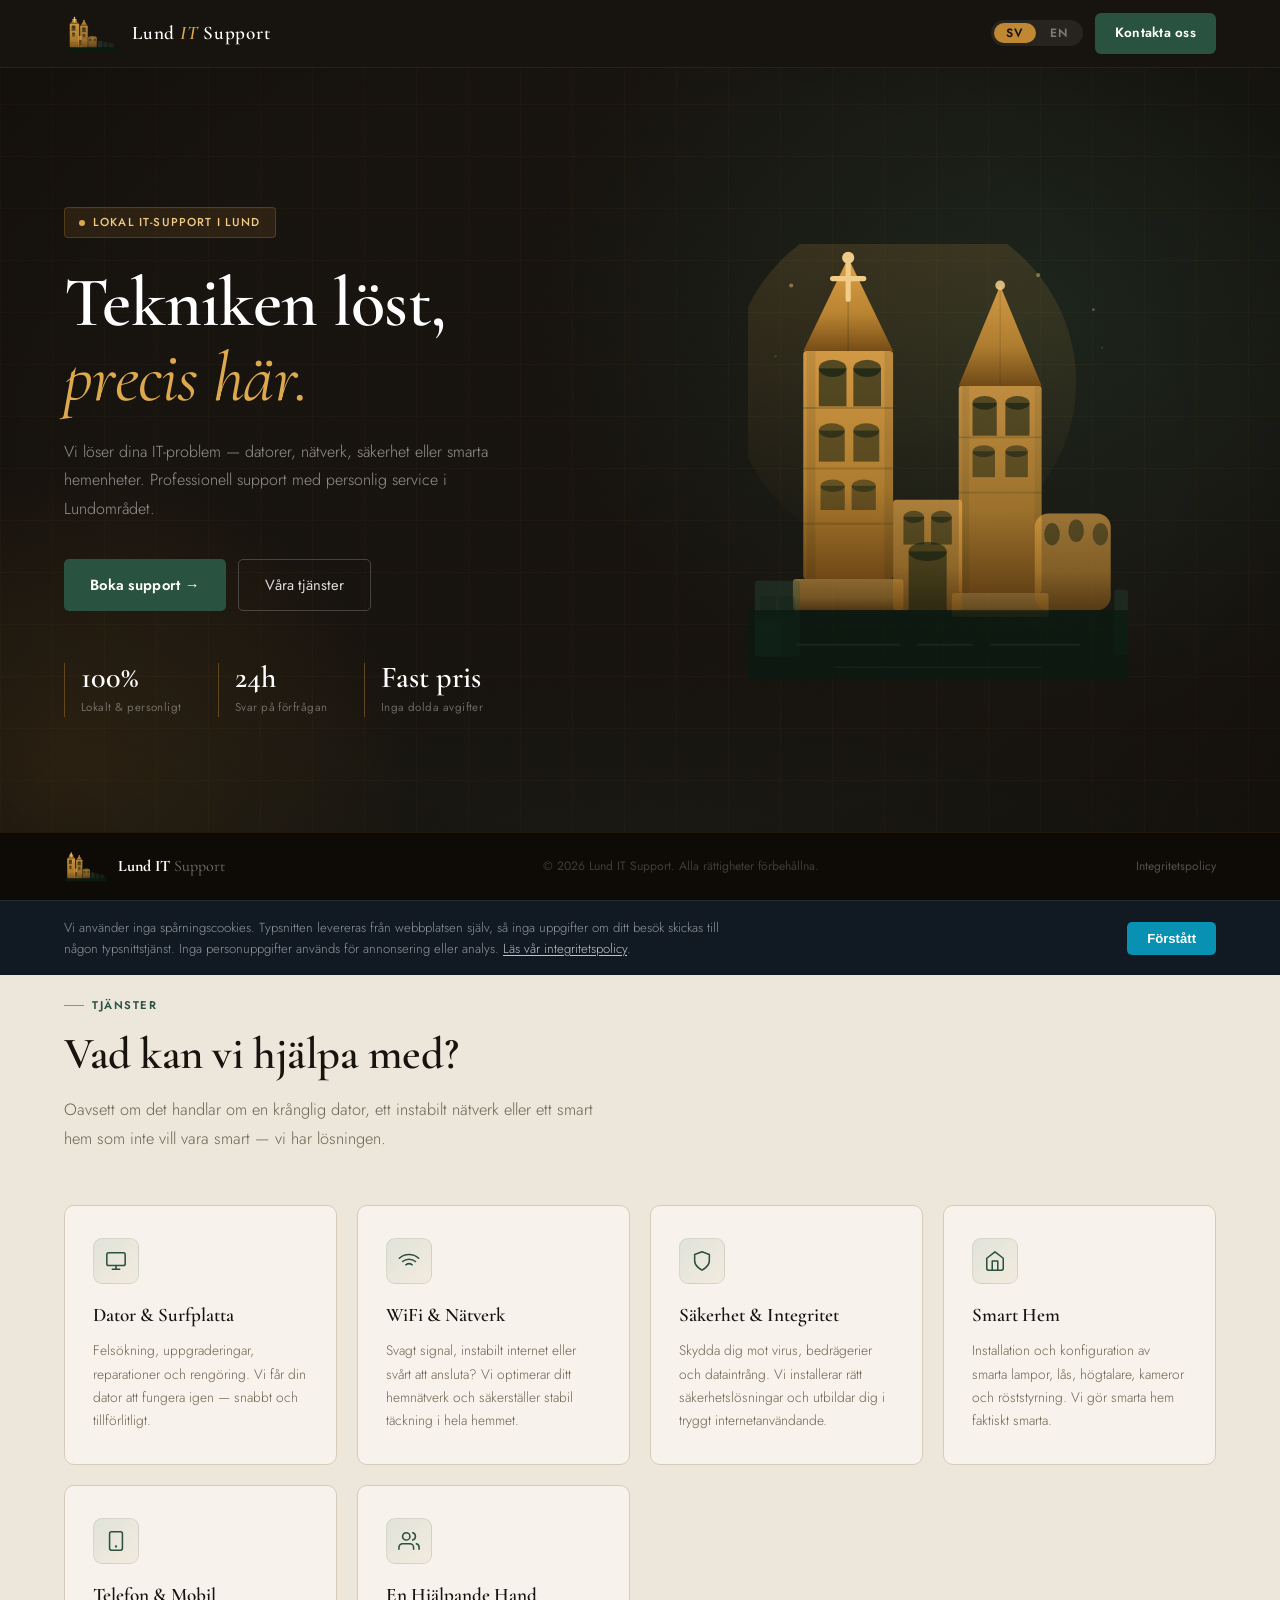
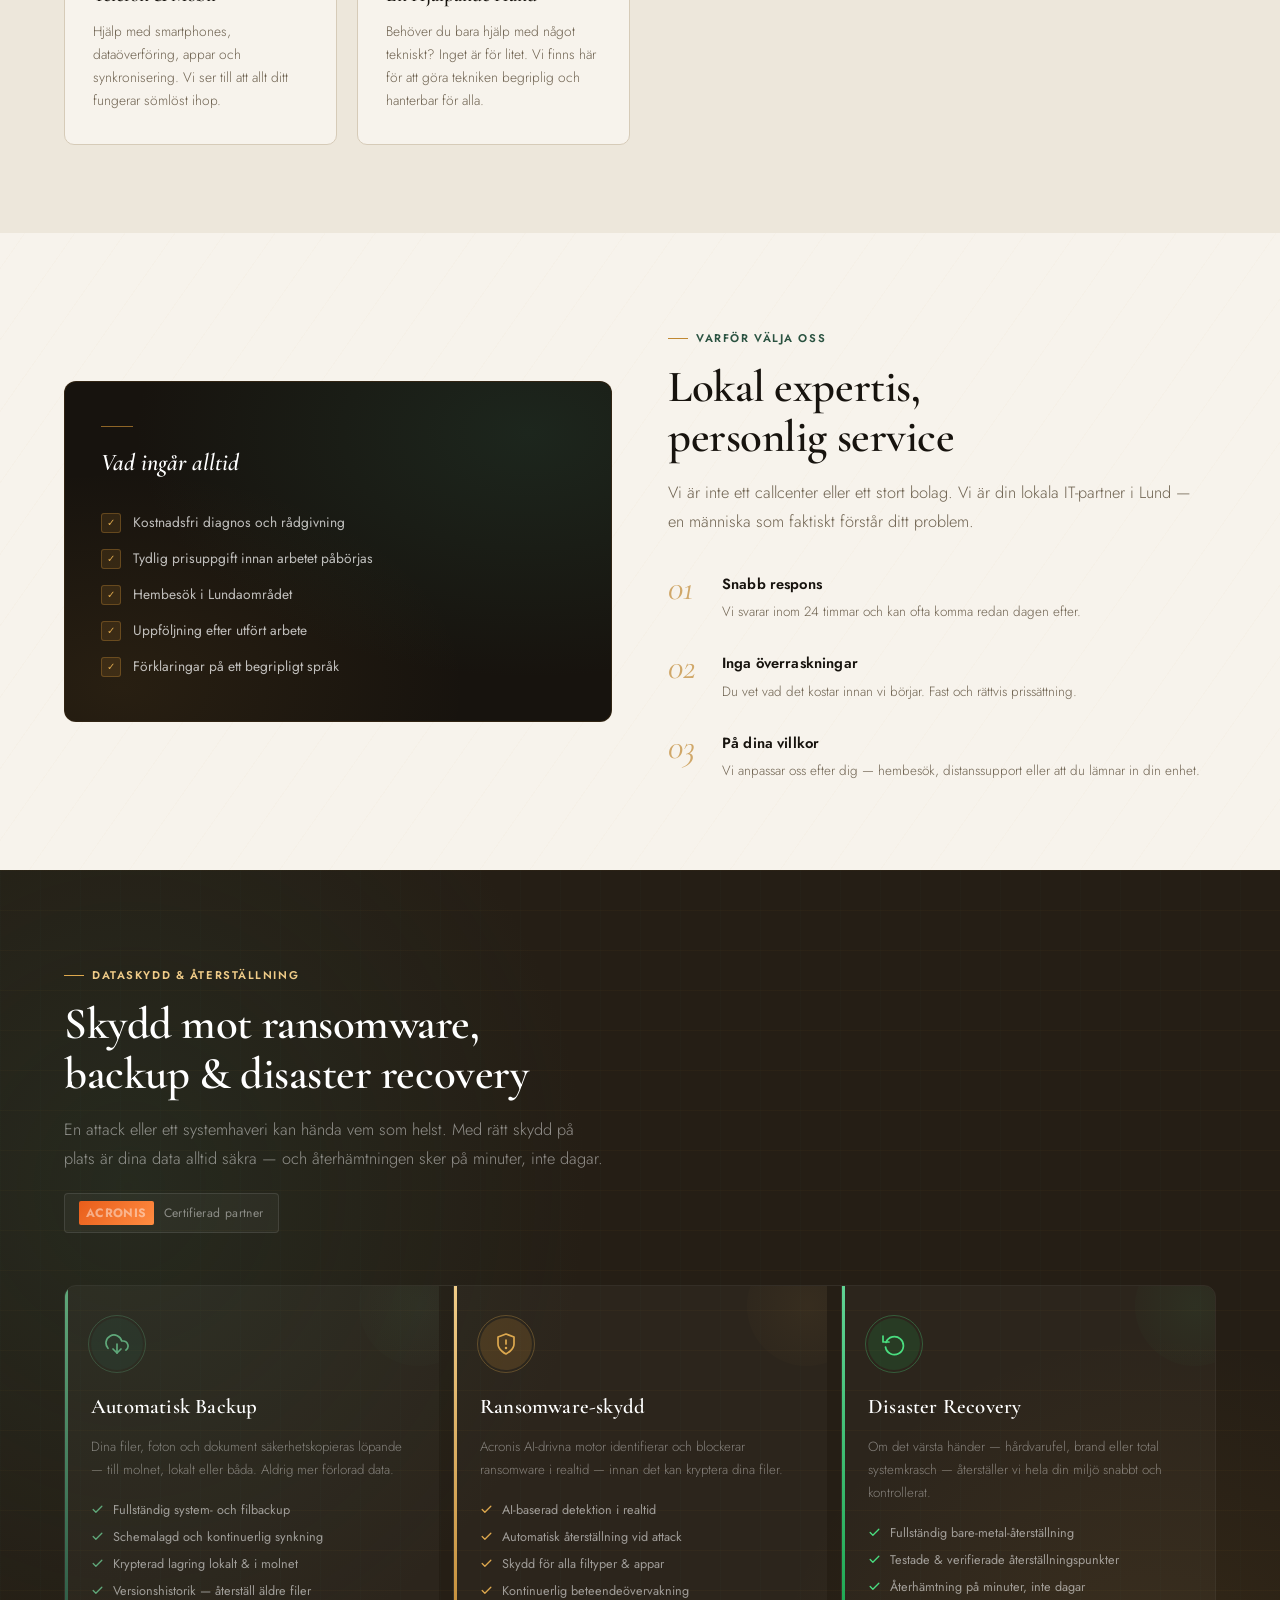
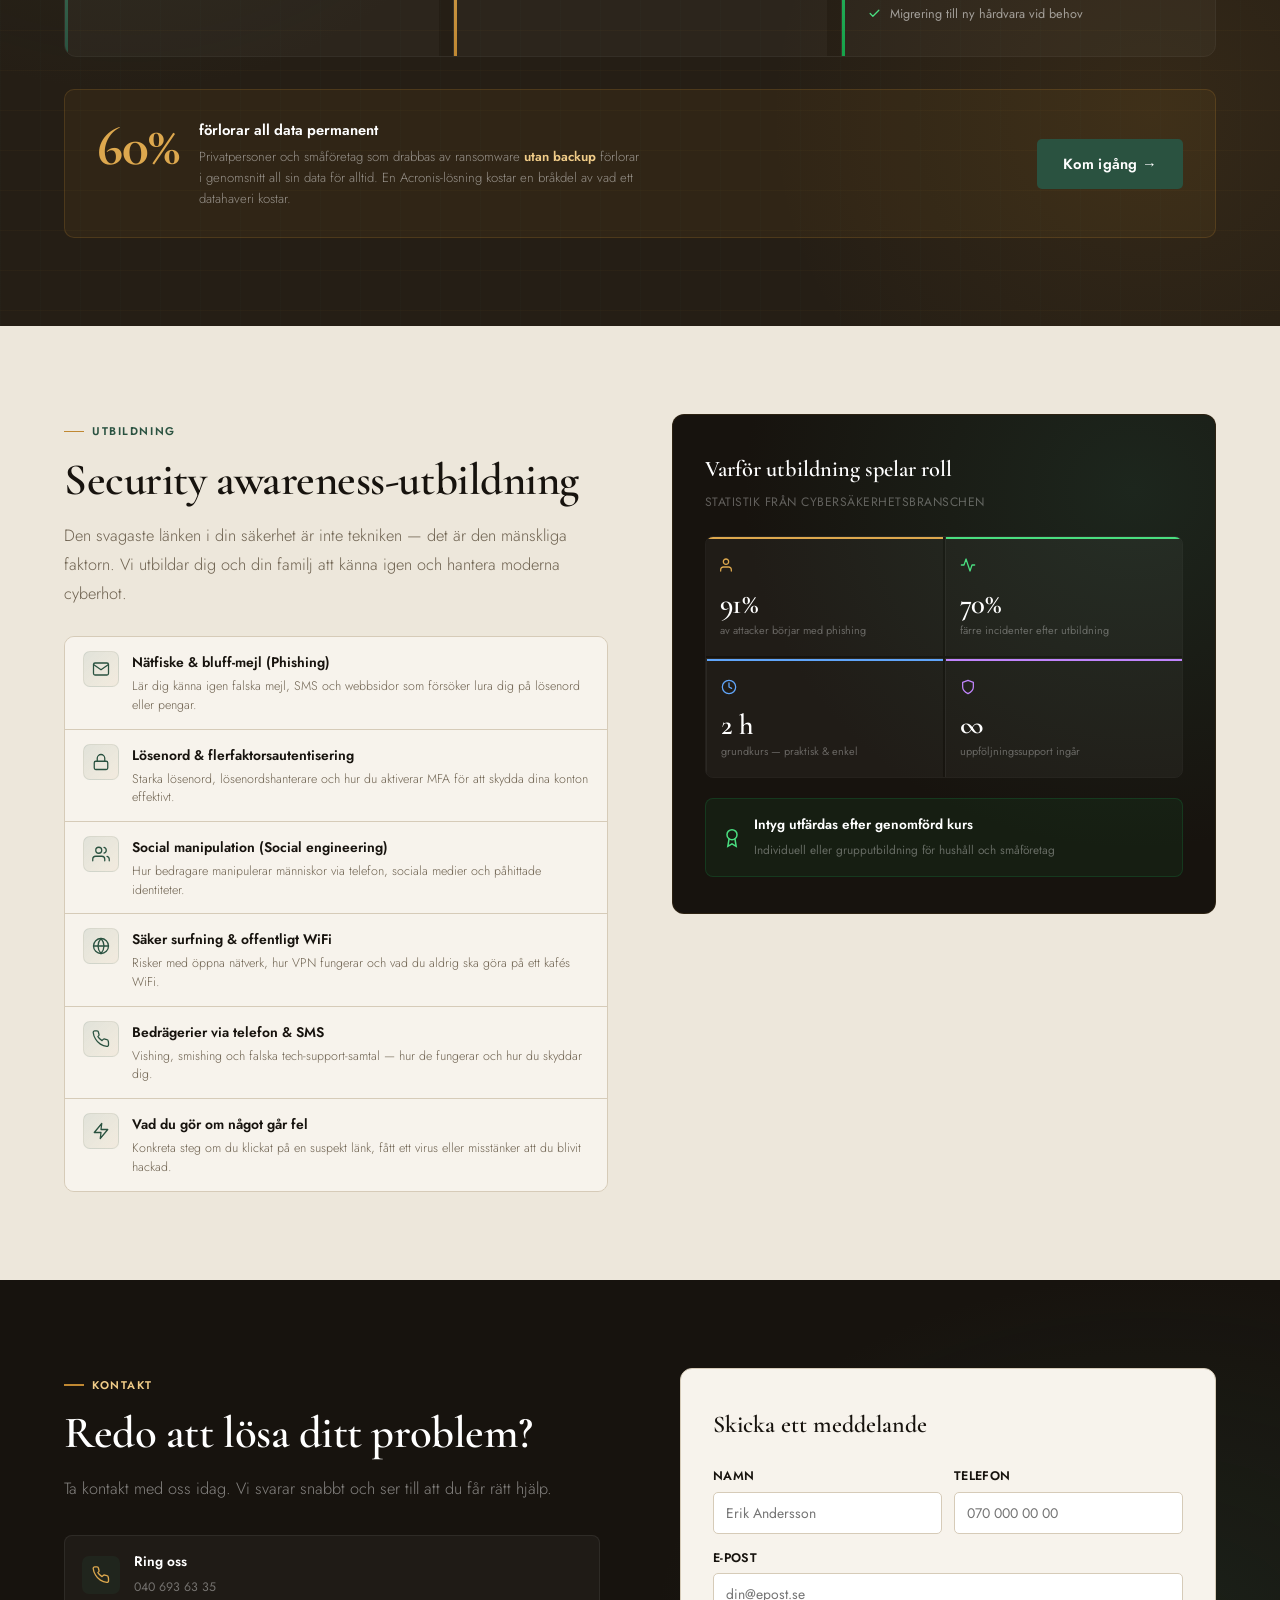
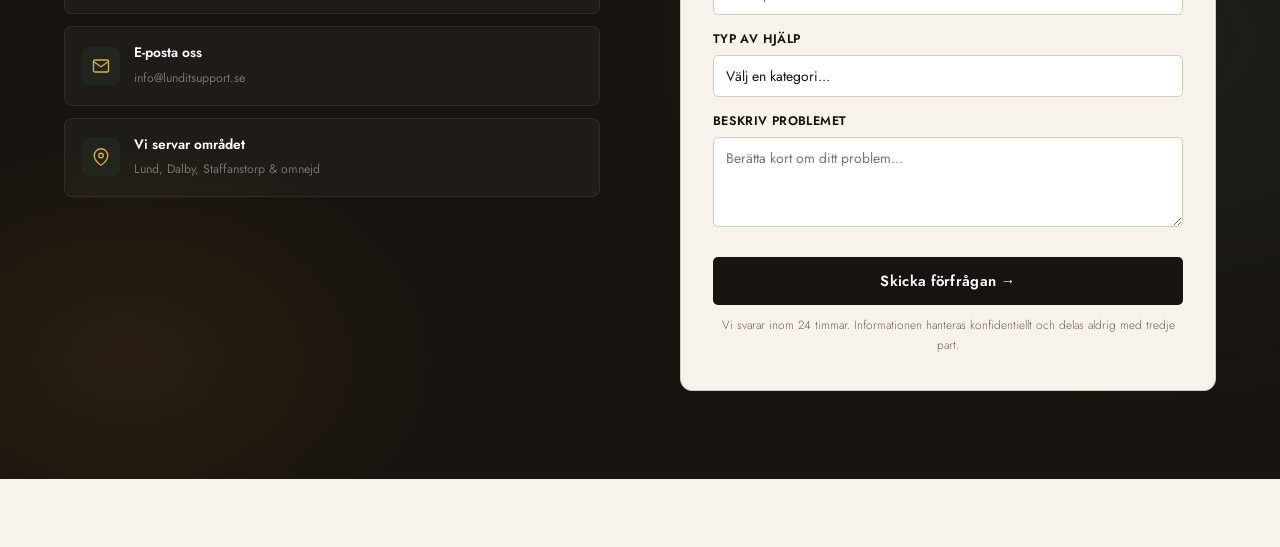
<file: index.html>
<!DOCTYPE html>
<html lang="sv">
<head>
<meta charset="UTF-8">
<link rel="icon" type="image/svg+xml" href="[data-uri]">
<meta name="viewport" content="width=device-width, initial-scale=1.0">
<title>Lund IT Support — Lokal IT-hjälp i Lundaområdet</title>

<meta http-equiv="Content-Security-Policy" content="default-src 'self'; script-src 'self' 'unsafe-inline'; style-src 'self' 'unsafe-inline'; font-src 'self'; img-src 'self' data:; form-action 'self' https://formspree.io; connect-src 'self' https://formspree.io; frame-ancestors 'none'; object-src 'none'; base-uri 'self';">
<meta http-equiv="X-Content-Type-Options" content="nosniff">
<meta http-equiv="X-Frame-Options" content="DENY">
<meta name="referrer" content="strict-origin-when-cross-origin">
<meta name="description" content="Lokal IT-support i Lundaområdet. Hjälp med datorer, WiFi, säkerhet, smarta hem och backup-lösningar (Acronis). Professionell och personlig service.">
<meta name="robots" content="index, follow">
<meta property="og:title" content="Lund IT Support">
<meta property="og:description" content="Lokal IT-support med personlig service — datorer, nätverk, säkerhet, smart hem och Acronis backup.">
<meta property="og:type" content="website">
<meta property="og:locale" content="sv_SE">

<link rel="stylesheet" href="fonts/fonts.css">
<style>
  :root {
    --ink:       #17130e;
    --ink-mid:   #251e15;
    --ink-card:  #2e2518;
    --forest:    #2a5240;
    --forest-l:  #3d7a5e;
    --gold:      #c08832;
    --gold-l:    #dda84e;
    --gold-ll:   #f0cc88;
    --parchment: #f7f3ec;
    --parch-mid: #ede7db;
    --text:      #17130e;
    --muted:     #6e6250;
    --border:    #d6cbb8;
  }

  *, *::before, *::after { box-sizing: border-box; margin: 0; padding: 0; }
  html { scroll-behavior: smooth; }
  body {
    padding-bottom: 68px;
    font-family: 'Jost', sans-serif;
    color: var(--text);
    background: var(--parchment);
    line-height: 1.65;
    overflow-x: hidden;
  }

  .grain::after {
    content: '';
    position: absolute; inset: 0; z-index: 0; pointer-events: none;
    background-image: url("data:image/svg+xml,%3Csvg viewBox='0 0 200 200' xmlns='http://www.w3.org/2000/svg'%3E%3Cfilter id='n'%3E%3CfeTurbulence type='fractalNoise' baseFrequency='0.75' numOctaves='4' stitchTiles='stitch'/%3E%3C/filter%3E%3Crect width='100%25' height='100%25' filter='url(%23n)' opacity='0.04'/%3E%3C/svg%3E");
    background-size: 180px 180px;
    opacity: 0.35;
    mix-blend-mode: overlay;
  }

  nav {
    position: fixed; top: 0; left: 0; right: 0; z-index: 100;
    background: #17130e; backdrop-filter: blur(16px);
    border-bottom: 1px solid rgba(192,136,50,0.12);
    padding: 0 5vw; display: flex; align-items: center; justify-content: space-between; height: 68px;
  }
  .nav-brand { display: flex; align-items: center; gap: 12px; text-decoration: none; }
  .nav-brand-icon { width: 56px; height: 36px; display: flex; align-items: center; justify-content: center; }
  .nav-brand-text {
    font-family: 'Cormorant Garamond', Georgia, serif;
    color: white; font-size: 1.2rem; font-weight: 600; letter-spacing: 0.04em;
  }
  .nav-brand-text span { color: var(--gold-l); font-style: italic; }
  .nav-actions { display: flex; align-items: center; gap: 12px; }
  .lang-toggle { display: flex; background: rgba(255,255,255,0.07); border-radius: 20px; padding: 3px; gap: 2px; }
  .lang-btn {
    background: none; border: none; cursor: pointer; color: rgba(255,255,255,0.4);
    font-family: 'Jost', sans-serif; font-size: 0.75rem; font-weight: 600;
    letter-spacing: 0.07em; padding: 4px 12px; border-radius: 16px; line-height: 1; transition: all 0.2s;
  }
  .lang-btn.active { background: var(--gold); color: var(--ink); }
  .nav-cta {
    background: var(--forest); color: white;
    font-family: 'Jost', sans-serif; font-weight: 600; font-size: 0.84rem;
    padding: 9px 20px; border-radius: 6px; text-decoration: none; border: none;
    cursor: pointer; transition: all 0.22s; white-space: nowrap;
    letter-spacing: 0.02em;
  }
  .nav-cta:hover { background: var(--forest-l); transform: translateY(-1px); }

  .hero-inner {
    display: grid; grid-template-columns: 1fr 1fr;
    gap: 48px; align-items: center; width: 100%; position: relative; z-index: 1;
  }
  .hero-logo-wrap {
    display: flex; align-items: center; justify-content: center;
    animation: fadeUp 1s 0.15s ease both;
  }
  .hero-logo-wrap svg { width: 100%; max-width: 380px; }

  .hero {
    min-height: 100vh; background: var(--ink);
    display: flex; align-items: center; position: relative; overflow: hidden;
    padding: 80px 5vw 56px;
  }
  .hero-bg {
    position: absolute; inset: 0; z-index: 0;
    background:
      radial-gradient(ellipse 60% 70% at 80% 35%, rgba(42,82,64,0.28), transparent 65%),
      radial-gradient(ellipse 45% 55% at 5%  85%, rgba(192,136,50,0.14), transparent 60%),
      radial-gradient(ellipse 80% 40% at 50% 100%, rgba(42,82,64,0.1), transparent 70%);
  }
  .hero-grid {
    position: absolute; inset: 0; z-index: 0;
    background-image:
      linear-gradient(rgba(192,136,50,0.04) 1px, transparent 1px),
      linear-gradient(90deg, rgba(192,136,50,0.04) 1px, transparent 1px);
    background-size: 52px 52px;
  }
  .hero-vignette {
    position: absolute; inset: 0; z-index: 0;
    background: radial-gradient(ellipse 100% 100% at 50% 50%, transparent 40%, rgba(0,0,0,0.45) 100%);
  }

  .hero-content { position: relative; z-index: 1; animation: fadeUp 0.9s ease both; }
  .hero-badge {
    display: inline-flex; align-items: center; gap: 8px;
    background: rgba(192,136,50,0.12); border: 1px solid rgba(192,136,50,0.28);
    border-radius: 4px; padding: 5px 14px; margin-bottom: 28px;
  }
  .hero-badge-dot { width: 6px; height: 6px; background: var(--gold-l); border-radius: 50%; animation: pulse 2.4s ease infinite; }
  .hero-badge span { color: var(--gold-ll); font-size: 0.72rem; font-weight: 500; letter-spacing: 0.1em; text-transform: uppercase; }

  h1 {
    font-family: 'Cormorant Garamond', Georgia, serif;
    font-size: clamp(2.8rem, 5.5vw, 4.4rem);
    color: white; line-height: 1.06; margin-bottom: 22px; font-weight: 600;
    letter-spacing: -0.01em;
  }
  h1 em { font-style: italic; color: var(--gold-l); font-weight: 400; }

  .hero-sub {
    font-size: 1rem; color: rgba(255,255,255,0.55); font-weight: 300;
    max-width: 440px; margin-bottom: 36px; line-height: 1.78;
  }
  .hero-btns { display: flex; gap: 12px; flex-wrap: wrap; }
  .btn-primary {
    background: var(--forest); color: white;
    font-family: 'Jost', sans-serif; font-weight: 600; font-size: 0.92rem;
    padding: 13px 26px; border-radius: 5px; text-decoration: none;
    border: none; cursor: pointer; transition: all 0.25s;
    display: inline-flex; align-items: center; gap: 8px; letter-spacing: 0.02em;
  }
  .btn-primary:hover { background: var(--forest-l); transform: translateY(-2px); box-shadow: 0 8px 28px rgba(42,82,64,0.4); }
  .btn-secondary {
    background: transparent; color: rgba(255,255,255,0.85);
    font-family: 'Jost', sans-serif; font-weight: 400; font-size: 0.92rem;
    padding: 13px 26px; border-radius: 5px; text-decoration: none;
    border: 1px solid rgba(255,255,255,0.2); transition: all 0.25s;
    display: inline-flex; align-items: center; gap: 8px;
  }
  .btn-secondary:hover { background: rgba(255,255,255,0.08); transform: translateY(-2px); }

  .hero-stats {
    position: relative; z-index: 1; margin-top: 52px;
    display: flex; gap: 36px; flex-wrap: wrap;
    animation: fadeUp 0.9s 0.2s ease both;
  }
  .stat { border-left: 1px solid rgba(192,136,50,0.4); padding-left: 16px; }
  .stat-num {
    font-family: 'Cormorant Garamond', Georgia, serif;
    font-size: 1.9rem; color: white; font-weight: 600; line-height: 1;
  }
  .stat-label { font-size: 0.72rem; color: rgba(255,255,255,0.35); letter-spacing: 0.04em; margin-top: 4px; }

  section { padding: 88px 5vw; }
  .section-tag {
    display: inline-flex; align-items: center; gap: 8px;
    font-size: 0.7rem; font-weight: 600; letter-spacing: 0.14em;
    color: var(--forest); text-transform: uppercase; margin-bottom: 14px;
  }
  .section-tag::before {
    content: '';
    display: inline-block; width: 20px; height: 1.5px;
    background: var(--gold); flex-shrink: 0;
  }
  h2 {
    font-family: 'Cormorant Garamond', Georgia, serif;
    font-size: clamp(2rem, 3.5vw, 2.8rem);
    color: var(--ink); line-height: 1.12; margin-bottom: 16px;
    font-weight: 600; letter-spacing: -0.01em;
  }
  .section-intro { font-size: 1.02rem; color: var(--muted); max-width: 540px; line-height: 1.78; font-weight: 300; }

  .services { background: var(--parch-mid); }
  .services-header { margin-bottom: 52px; }
  .services-grid { display: grid; grid-template-columns: repeat(auto-fill, minmax(270px, 1fr)); gap: 20px; }
  .service-card {
    background: var(--parchment); border: 1px solid var(--border);
    border-radius: 10px; padding: 32px 28px;
    transition: all 0.32s cubic-bezier(0.25,0.8,0.25,1);
    position: relative; overflow: hidden;
  }
  .service-card::before {
    content: ''; position: absolute; top: 0; left: 0; right: 0; height: 2px;
    background: linear-gradient(90deg, var(--forest), var(--gold));
    transform: scaleX(0); transform-origin: left; transition: transform 0.35s;
  }
  .service-card::after {
    content: ''; position: absolute; bottom: -30px; right: -30px;
    width: 80px; height: 80px; border-radius: 50%;
    background: radial-gradient(circle, rgba(192,136,50,0.1), transparent 70%);
    opacity: 0; transition: opacity 0.35s;
  }
  .service-card:hover { transform: translateY(-6px); box-shadow: 0 20px 56px rgba(23,19,14,0.13); border-color: rgba(42,82,64,0.35); }
  .service-card:hover::before { transform: scaleX(1); }
  .service-card:hover::after { opacity: 1; }
  .service-icon {
    width: 46px; height: 46px;
    background: linear-gradient(135deg, rgba(42,82,64,0.1), rgba(192,136,50,0.07));
    border-radius: 9px; display: flex; align-items: center; justify-content: center;
    margin-bottom: 16px; border: 1px solid rgba(42,82,64,0.12);
  }
  .service-icon svg { width: 22px; height: 22px; stroke: var(--forest); fill: none; stroke-width: 1.7; stroke-linecap: round; stroke-linejoin: round; }
  .service-card h3 {
    font-family: 'Cormorant Garamond', Georgia, serif;
    font-size: 1.2rem; color: var(--ink); margin-bottom: 8px; font-weight: 600;
  }
  .service-card p { font-size: 0.86rem; color: var(--muted); line-height: 1.68; font-weight: 300; }

  .why { background: var(--parchment); position: relative; }
  .why::before {
    content: ''; position: absolute; inset: 0; z-index: 0; pointer-events: none;
    background-image: repeating-linear-gradient(
      -55deg,
      transparent,
      transparent 40px,
      rgba(192,136,50,0.025) 40px,
      rgba(192,136,50,0.025) 41px
    );
  }
  .why > * { position: relative; z-index: 1; }
  .why-inner { display: grid; grid-template-columns: 1fr 1fr; gap: 72px; align-items: center; }
  .why-visual {
    background: var(--ink); border-radius: 12px;
    padding: 44px 36px; position: relative; overflow: hidden;
    border: 1px solid rgba(192,136,50,0.15);
  }
  .why-visual-bg {
    position: absolute; inset: 0;
    background: radial-gradient(ellipse at 85% 15%, rgba(42,82,64,0.3), transparent 60%),
                radial-gradient(ellipse at 10% 90%, rgba(192,136,50,0.1), transparent 50%);
  }
  .why-visual-content { position: relative; z-index: 1; }
  .why-visual-rule {
    width: 32px; height: 1px; background: var(--gold); margin-bottom: 16px; opacity: 0.7;
  }
  .why-visual-title {
    font-family: 'Cormorant Garamond', Georgia, serif;
    font-size: 1.5rem; color: white; margin-bottom: 28px; font-weight: 600; font-style: italic;
  }
  .check-list { list-style: none; display: flex; flex-direction: column; gap: 14px; }
  .check-list li { display: flex; align-items: flex-start; gap: 12px; color: rgba(255,255,255,0.72); font-size: 0.86rem; line-height: 1.6; }
  .check-icon {
    width: 20px; height: 20px; flex-shrink: 0;
    background: rgba(192,136,50,0.15); border: 1px solid rgba(192,136,50,0.35);
    border-radius: 3px; display: flex; align-items: center; justify-content: center;
    color: var(--gold-l); font-size: 10px; margin-top: 2px;
  }
  .why-points { display: flex; flex-direction: column; gap: 28px; margin-top: 36px; }
  .why-point { display: flex; gap: 18px; align-items: flex-start; }
  .why-point-num {
    font-family: 'Cormorant Garamond', Georgia, serif;
    font-size: 2.2rem; color: var(--gold); line-height: 0.9;
    width: 36px; flex-shrink: 0; font-weight: 400; font-style: italic; opacity: 0.7;
  }
  .why-point h4 { font-weight: 600; color: var(--ink); margin-bottom: 5px; font-size: 0.92rem; letter-spacing: 0.01em; }
  .why-point p { font-size: 0.84rem; color: var(--muted); line-height: 1.65; font-weight: 300; }

  .acronis {
    background: var(--ink-mid); position: relative; overflow: hidden;
  }
  .acronis::before {
    content: ''; position: absolute; inset: 0; z-index: 0; pointer-events: none;
    background-image:
      linear-gradient(rgba(192,136,50,0.04) 1px, transparent 1px),
      linear-gradient(90deg, rgba(42,82,64,0.06) 1px, transparent 1px);
    background-size: 40px 40px;
  }
  .acronis-bg {
    position: absolute; inset: 0; z-index: 0;
    background:
      radial-gradient(ellipse 60% 80% at 10% 30%, rgba(42,82,64,0.22), transparent 60%),
      radial-gradient(ellipse 50% 60% at 90% 80%, rgba(192,136,50,0.1), transparent 60%);
  }
  .acronis-inner { position: relative; z-index: 1; }
  .acronis-header { margin-bottom: 52px; }
  .acronis-header h2 { color: white; }
  .acronis-header .section-tag { color: var(--gold-ll); }
  .acronis-header .section-tag::before { background: var(--gold-l); }
  .acronis-header .section-intro { color: rgba(255,255,255,0.5); }
  .acronis-partner {
    display: inline-flex; align-items: center; gap: 10px;
    background: rgba(255,255,255,0.04); border: 1px solid rgba(255,255,255,0.1);
    border-radius: 4px; padding: 7px 14px; margin-top: 20px;
  }
  .acronis-partner-badge {
    background: linear-gradient(135deg,#e85d1a,#ff8c42);
    border-radius: 2px; padding: 2px 7px; font-size: 0.65rem; font-weight: 700;
    color: white; letter-spacing: 0.1em; text-transform: uppercase;
  }
  .acronis-partner span { color: rgba(255,255,255,0.45); font-size: 0.76rem; letter-spacing: 0.03em; }

  .acronis-grid { display: grid; grid-template-columns: repeat(3,1fr); gap: 2px; margin-bottom: 32px; border: 1px solid rgba(255,255,255,0.07); border-radius: 12px; overflow: hidden; }

  .acronis-card {
    background: rgba(255,255,255,0.03);
    padding: 32px 26px; transition: background 0.3s; position: relative; overflow: hidden;
  }
  .acronis-card + .acronis-card { border-left: 1px solid rgba(255,255,255,0.06); }
  .acronis-card::before {
    content: ''; position: absolute; top: 0; left: 0; bottom: 0; width: 3px;
  }
  .card-backup::before    { background: linear-gradient(180deg, #5fa87a, #2a5240); }
  .card-ransomware::before { background: linear-gradient(180deg, var(--gold-ll), var(--gold)); }
  .card-disaster::before  { background: linear-gradient(180deg, #60d394, #16a34a); }
  .acronis-card::after {
    content: ''; position: absolute; top: -40px; right: -40px;
    width: 120px; height: 120px; border-radius: 50%; opacity: 0.06;
    transition: opacity 0.4s;
  }
  .card-backup::after    { background: radial-gradient(circle, #5fa87a, transparent); }
  .card-ransomware::after { background: radial-gradient(circle, #dda84e, transparent); }
  .card-disaster::after  { background: radial-gradient(circle, #4ade80, transparent); }
  .acronis-card:hover { background: rgba(255,255,255,0.06); }
  .acronis-card:hover::after { opacity: 0.18; }

  .acronis-card-icon {
    width: 52px; height: 52px; border-radius: 50%;
    display: flex; align-items: center; justify-content: center;
    margin-bottom: 20px; position: relative;
  }
  .acronis-card-icon::after {
    content: ''; position: absolute; inset: -3px; border-radius: 50%;
    border: 1px solid currentColor; opacity: 0.3;
  }
  .icon-backup    { background: rgba(42,82,64,0.25);    color: #5fa87a; }
  .icon-ransomware { background: rgba(192,136,50,0.2);   color: var(--gold-l); }
  .icon-disaster  { background: rgba(22,163,74,0.18);   color: #4ade80; }
  .icon-backup svg    { stroke: #5fa87a; }
  .icon-ransomware svg { stroke: var(--gold-l); }
  .icon-disaster svg  { stroke: #4ade80; }
  .acronis-card-icon svg { width: 24px; height: 24px; fill: none; stroke-width: 1.7; stroke-linecap: round; stroke-linejoin: round; }

  .acronis-card h3 {
    font-family: 'Cormorant Garamond', Georgia, serif;
    font-size: 1.3rem; color: white; margin-bottom: 10px; font-weight: 600;
    letter-spacing: 0.01em;
  }
  .acronis-card p { font-size: 0.83rem; color: rgba(255,255,255,0.42); line-height: 1.75; margin-bottom: 20px; font-weight: 300; }
  .acronis-features { list-style: none; display: flex; flex-direction: column; gap: 8px; }
  .acronis-features li { display: flex; align-items: flex-start; gap: 9px; font-size: 0.79rem; color: rgba(255,255,255,0.55); line-height: 1.5; }
  .acronis-features li svg { width: 13px; height: 13px; fill: none; stroke-width: 2.4; stroke-linecap: round; stroke-linejoin: round; flex-shrink: 0; margin-top: 2px; }
  .icon-backup    ~ * .acronis-features li svg,
  .card-backup .acronis-features li svg    { stroke: #5fa87a; }
  .card-ransomware .acronis-features li svg { stroke: var(--gold-l); }
  .card-disaster .acronis-features li svg  { stroke: #4ade80; }

  .acronis-callout {
    display: grid; grid-template-columns: 1fr auto;
    gap: 24px; align-items: center;
    background: rgba(192,136,50,0.07);
    border: 1px solid rgba(192,136,50,0.2);
    border-radius: 10px; padding: 28px 32px;
  }
  .acronis-callout-inner { display: flex; align-items: flex-start; gap: 20px; }
  .acronis-stat-num {
    font-family: 'Cormorant Garamond', Georgia, serif;
    font-size: 3.5rem; font-weight: 700; color: var(--gold-l);
    line-height: 1; flex-shrink: 0; letter-spacing: -0.02em;
  }
  .acronis-stat-text strong { display: block; color: white; font-size: 0.92rem; font-weight: 600; margin-bottom: 4px; }
  .acronis-stat-text p { color: rgba(255,255,255,0.5); font-size: 0.82rem; line-height: 1.6; font-weight: 300; max-width: 440px; }
  .acronis-stat-text p strong { display: inline; color: var(--gold-ll); font-size: inherit; }

  .awareness { background: var(--parch-mid); }
  .awareness-inner { display: grid; grid-template-columns: 1fr 1fr; gap: 64px; align-items: start; }
  .awareness-modules { display: flex; flex-direction: column; gap: 0; margin-top: 28px; border: 1px solid var(--border); border-radius: 10px; overflow: hidden; }
  .awareness-module {
    background: var(--parchment); border-bottom: 1px solid var(--border);
    padding: 14px 18px; display: flex; align-items: flex-start; gap: 13px;
    transition: all 0.22s; position: relative;
  }
  .awareness-module:last-child { border-bottom: none; }
  .awareness-module::before {
    content: ''; position: absolute; top: 0; left: 0; bottom: 0; width: 2px;
    background: var(--gold); transform: scaleY(0); transform-origin: center;
    transition: transform 0.22s;
  }
  .awareness-module:hover { background: white; padding-left: 22px; }
  .awareness-module:hover::before { transform: scaleY(1); }
  .module-icon {
    width: 36px; height: 36px; flex-shrink: 0; border-radius: 7px;
    display: flex; align-items: center; justify-content: center;
    background: linear-gradient(135deg, rgba(42,82,64,0.1), rgba(192,136,50,0.07));
    border: 1px solid rgba(42,82,64,0.1); transition: all 0.22s;
  }
  .awareness-module:hover .module-icon { background: rgba(42,82,64,0.12); border-color: rgba(42,82,64,0.25); }
  .module-icon svg { width: 18px; height: 18px; stroke: var(--forest); fill: none; stroke-width: 1.7; stroke-linecap: round; stroke-linejoin: round; }
  .module-text h4 { font-weight: 600; font-size: 0.87rem; color: var(--ink); margin-bottom: 3px; }
  .module-text p { font-size: 0.78rem; color: var(--muted); line-height: 1.5; font-weight: 300; }

  .awareness-visual {
    background: var(--ink); border-radius: 12px; padding: 36px 32px;
    position: relative; overflow: hidden; border: 1px solid rgba(192,136,50,0.12);
  }
  .awareness-visual-bg { position: absolute; inset: 0; background: radial-gradient(ellipse at 85% 15%, rgba(42,82,64,0.3), transparent 60%); }
  .awareness-visual-content { position: relative; z-index: 1; }
  .awareness-visual h3 {
    font-family: 'Cormorant Garamond', Georgia, serif;
    font-size: 1.4rem; color: white; margin-bottom: 4px; font-weight: 600;
  }
  .awareness-visual-sub { font-size: 0.76rem; color: rgba(255,255,255,0.32); margin-bottom: 24px; letter-spacing: 0.04em; text-transform: uppercase; }
  .awareness-stats { display: grid; grid-template-columns: 1fr 1fr; gap: 2px; margin-bottom: 20px; border-radius: 8px; overflow: hidden; border: 1px solid rgba(255,255,255,0.06); }
  .astat {
    background: rgba(255,255,255,0.04);
    padding: 18px 14px; position: relative; overflow: hidden;
  }
  .astat::before {
    content: ''; position: absolute; top: 0; left: 0; right: 0; height: 2px;
  }
  .astat:nth-child(1)::before { background: var(--gold-l); }
  .astat:nth-child(2)::before { background: #4ade80; }
  .astat:nth-child(3)::before { background: #60a5fa; }
  .astat:nth-child(4)::before { background: #c084fc; }
  .astat + .astat { border-left: 1px solid rgba(255,255,255,0.05); }
  .astat:nth-child(3), .astat:nth-child(4) { border-top: 1px solid rgba(255,255,255,0.05); }
  .astat-icon { margin-bottom: 8px; }
  .astat-icon svg { width: 16px; height: 16px; fill: none; stroke-width: 1.9; stroke-linecap: round; stroke-linejoin: round; }
  .astat:nth-child(1) .astat-icon svg { stroke: var(--gold-l); }
  .astat:nth-child(2) .astat-icon svg { stroke: #4ade80; }
  .astat:nth-child(3) .astat-icon svg { stroke: #60a5fa; }
  .astat:nth-child(4) .astat-icon svg { stroke: #c084fc; }
  .astat-num {
    font-family: 'Cormorant Garamond', Georgia, serif;
    font-size: 1.8rem; color: white; font-weight: 600; line-height: 1;
    letter-spacing: -0.02em;
  }
  .astat-label { font-size: 0.68rem; color: rgba(255,255,255,0.32); margin-top: 4px; line-height: 1.4; }

  .awareness-cert {
    background: rgba(22,163,74,0.08); border: 1px solid rgba(22,163,74,0.2);
    border-radius: 8px; padding: 14px 16px; display: flex; align-items: center; gap: 12px;
  }
  .awareness-cert svg { width: 20px; height: 20px; stroke: #4ade80; fill: none; stroke-width: 1.8; flex-shrink: 0; }
  .awareness-cert-text strong { display: block; color: white; font-size: 0.85rem; font-weight: 600; }
  .awareness-cert-text span { font-size: 0.74rem; color: rgba(255,255,255,0.34); }

  .contact { background: var(--ink); position: relative; overflow: hidden; }
  .contact-bg {
    position: absolute; inset: 0;
    background: radial-gradient(ellipse 60% 70% at 90% 45%, rgba(42,82,64,0.22), transparent 65%),
                radial-gradient(ellipse 40% 45% at 10% 85%, rgba(192,136,50,0.1), transparent 60%);
  }
  .contact-inner { position: relative; z-index: 1; display: grid; grid-template-columns: 1fr 1fr; gap: 80px; align-items: start; }
  .contact h2 { color: white; }
  .contact .section-tag { color: var(--gold-ll); }
  .contact .section-tag::before { background: var(--gold); }
  .contact .section-intro { color: rgba(255,255,255,0.48); }
  .contact-ways { margin-top: 32px; display: flex; flex-direction: column; gap: 12px; }
  .contact-way {
    display: flex; align-items: center; gap: 14px; padding: 14px 17px;
    background: rgba(255,255,255,0.035); border: 1px solid rgba(255,255,255,0.07);
    border-radius: 8px; text-decoration: none; transition: all 0.22s;
  }
  .contact-way:hover { background: rgba(255,255,255,0.07); border-color: rgba(192,136,50,0.3); transform: translateX(4px); }
  .contact-way-icon {
    width: 38px; height: 38px; flex-shrink: 0;
    background: rgba(42,82,64,0.18); border-radius: 7px;
    display: flex; align-items: center; justify-content: center;
  }
  .contact-way-icon svg { width: 18px; height: 18px; stroke: var(--gold-l); fill: none; stroke-width: 1.8; stroke-linecap: round; stroke-linejoin: round; }
  .contact-way-text strong { display: block; color: white; font-weight: 600; font-size: 0.86rem; }
  .contact-way-text span { color: rgba(255,255,255,0.38); font-size: 0.77rem; }

  .form-card { background: var(--parchment); border-radius: 12px; padding: 36px 32px; border: 1px solid var(--border); }
  .form-card h3 {
    font-family: 'Cormorant Garamond', Georgia, serif;
    font-size: 1.5rem; color: var(--ink); margin-bottom: 22px; font-weight: 600;
  }
  .form-row { margin-bottom: 14px; }
  .form-row label { display: block; font-size: 0.78rem; font-weight: 600; color: var(--text); margin-bottom: 5px; letter-spacing: 0.03em; text-transform: uppercase; }
  .form-row input, .form-row textarea, .form-row select {
    width: 100%; padding: 10px 12px;
    border: 1.5px solid var(--border); border-radius: 5px;
    font-family: 'Jost', sans-serif; font-size: 0.87rem;
    color: var(--text); background: white; outline: none;
    transition: border-color 0.2s; appearance: none;
  }
  .form-row input:focus, .form-row textarea:focus, .form-row select:focus {
    border-color: var(--forest); box-shadow: 0 0 0 3px rgba(42,82,64,0.1);
  }
  .form-row textarea { resize: vertical; min-height: 90px; }
  .form-grid { display: grid; grid-template-columns: 1fr 1fr; gap: 12px; }
  .form-submit {
    width: 100%; background: var(--ink); color: white;
    font-family: 'Jost', sans-serif; font-weight: 600; font-size: 0.92rem;
    padding: 13px; border-radius: 5px; border: none;
    cursor: pointer; transition: all 0.25s; margin-top: 8px; letter-spacing: 0.02em;
  }
  .form-submit:hover { background: var(--forest); transform: translateY(-2px); box-shadow: 0 8px 24px rgba(42,82,64,0.32); }
  .form-submit:disabled { opacity: 0.55; cursor: not-allowed; transform: none; }
  .form-note { font-size: 0.74rem; color: var(--muted); text-align: center; margin-top: 10px; font-weight: 300; }
  .success-msg { display: none; background: rgba(42,82,64,0.08); border: 1px solid rgba(42,82,64,0.28); border-radius: 6px; padding: 14px; text-align: center; color: var(--forest); font-weight: 500; font-size: 0.86rem; margin-top: 10px; }
  #form-error { display: none; color: #b91c1c; font-size: 0.82rem; margin-bottom: 8px; }

  footer { position: fixed; bottom: 0; left: 0; right: 0; z-index: 100;
    background: #0e0b07; padding: 0 5vw;
    height: 68px; box-sizing: border-box;
    display: flex; align-items: center; justify-content: space-between; flex-wrap: nowrap; gap: 16px;
    border-top: 1px solid rgba(192,136,50,0.1);
    overflow: hidden;
  }
  .footer-brand { display: flex; align-items: center; gap: 10px; text-decoration: none; }
  .footer-brand-text {
    font-family: 'Cormorant Garamond', Georgia, serif;
    color: rgba(255,255,255,0.42); font-size: 1rem; font-weight: 400;
  }
  .footer-brand-text b { color: white; }
  .footer-copy { color: rgba(255,255,255,0.2); font-size: 0.76rem; }

  @keyframes fadeUp { from { opacity:0; transform:translateY(24px); } to { opacity:1; transform:translateY(0); } }
  @keyframes pulse { 0%,100%{ opacity:1; transform:scale(1); } 50%{ opacity:0.45; transform:scale(0.82); } }
  .fade-in { opacity:0; transform:translateY(20px); transition: opacity 0.75s ease, transform 0.75s ease; }
  .fade-in.visible { opacity:1; transform:translateY(0); }



  .container {
    width: 100%;
    max-width: 1360px;
    margin-left: auto;
    margin-right: auto;
    padding-left: 5vw;
    padding-right: 5vw;
  }

  @media(min-width:1400px) {
    nav { padding: 0 max(5vw, calc((100vw - 1360px)/2)); }
    section { padding: 96px max(5vw, calc((100vw - 1360px)/2)); }
    footer { padding: 32px max(5vw, calc((100vw - 1360px)/2)); }
    .hero { padding: 80px max(5vw, calc((100vw - 1360px)/2)) 56px; }
  }

  @media(min-width:1920px) {
    h1 { font-size: 5rem; }
    h2 { font-size: 3rem; }
    .hero-logo-wrap svg { max-width: 480px; }
    .services-grid { grid-template-columns: repeat(3, 1fr); gap: 28px; }
    .acronis-grid { gap: 24px; }
    .why-inner { gap: 96px; }
    section { padding-top: 112px; padding-bottom: 112px; }
    .section-intro { font-size: 1.1rem; max-width: 620px; }
    .hero-sub { font-size: 1.1rem; max-width: 520px; }
  }

  @media(max-width:1399px) and (min-width:1024px) {
    .hero-inner { gap: 40px; }
    .why-inner { gap: 56px; }
    .acronis-grid { gap: 14px; }
  }

  @media(max-width:1023px) and (min-width:768px) {
    h1 { font-size: clamp(2.4rem, 4.5vw, 3.2rem); }
    section { padding: 68px 5vw; }
    .hero { padding: 72px 5vw 48px; }
    .hero-inner { gap: 32px; }
    .hero-logo-wrap svg { max-width: 300px; }
    .services-grid { grid-template-columns: repeat(2, 1fr); }
    .acronis-grid { grid-template-columns: repeat(2, 1fr); }
    .why-inner { gap: 40px; }
    .why-visual { padding: 32px 28px; }
    .contact-inner { gap: 48px; }
    .awareness-inner { gap: 40px; }
    .nav-brand-text { font-size: 1rem; }
  }

  @media(max-width:767px) and (min-width:480px) {
    h1 { font-size: clamp(2.2rem, 6vw, 2.8rem); }
    h2 { font-size: clamp(1.8rem, 5vw, 2.2rem); }
    section { padding: 56px 5vw; }
    .hero {
      padding: 80px 5vw 44px;
      min-height: auto;
    }
    .hero-inner { grid-template-columns: 1fr; gap: 0; }
    .hero-logo-wrap { display: none; }
    .hero-content { max-width: 100%; }
    .hero-sub { max-width: 100%; }
    .hero-stats { margin-top: 36px; gap: 24px; }
    .services-grid { grid-template-columns: repeat(2, 1fr); gap: 14px; }
    .service-card { padding: 24px 20px; }
    .why-inner { grid-template-columns: 1fr; gap: 32px; }
    .why-visual { padding: 28px 24px; }
    .acronis-grid { grid-template-columns: repeat(2, 1fr); gap: 12px; }
    .acronis-card { padding: 22px 18px; }
    .awareness-inner { grid-template-columns: 1fr; gap: 28px; }
    .contact-inner { grid-template-columns: 1fr; gap: 36px; }
    .form-card { padding: 28px 22px; }
    .nav-brand-text { display: none; }
    .nav-cta { font-size: 0.8rem; padding: 8px 14px; }
    footer { flex-direction: column; align-items: flex-start; gap: 12px; }
  }

  @media(max-width:479px) {
    nav { padding: 0 16px; height: 60px; }
    .nav-brand-text { display: none; }
    .nav-cta { font-size: 0.78rem; padding: 7px 12px; }
    .lang-btn { padding: 4px 9px; }

    .hero {
      padding: 70px 16px 36px;
      min-height: auto;
    }
    .hero-inner { grid-template-columns: 1fr; gap: 0; }
    .hero-logo-wrap { display: none; }
    h1 { font-size: clamp(2rem, 8vw, 2.6rem); line-height: 1.08; }
    .hero-badge { margin-bottom: 20px; }
    .hero-badge span { font-size: 0.68rem; }
    .hero-sub { font-size: 0.92rem; margin-bottom: 28px; }
    .hero-btns { gap: 10px; }
    .btn-primary, .btn-secondary { padding: 11px 20px; font-size: 0.88rem; }
    .hero-stats {
      margin-top: 28px; gap: 16px;
      display: grid; grid-template-columns: repeat(3, 1fr);
    }
    .stat { border-left: 1px solid rgba(192,136,50,0.35); padding-left: 10px; }
    .stat-num { font-size: 1.4rem; }
    .stat-label { font-size: 0.65rem; }

    section { padding: 48px 16px; }

    .services-grid { grid-template-columns: 1fr; gap: 12px; }
    .service-card { padding: 22px 18px; }

    h2 { font-size: clamp(1.7rem, 7vw, 2.1rem); }
    .section-intro { font-size: 0.92rem; }

    .why-inner { grid-template-columns: 1fr; gap: 28px; }
    .why-visual { padding: 24px 20px; }
    .why-visual-title { font-size: 1.2rem; }
    .why-points { gap: 20px; margin-top: 28px; }
    .why-point-num { font-size: 1.7rem; }

    .acronis-grid { grid-template-columns: 1fr; gap: 12px; }
    .acronis-card { padding: 20px 16px; }
    .acronis-callout { flex-direction: column; align-items: flex-start; }

    .awareness-inner { grid-template-columns: 1fr; gap: 24px; }
    .awareness-stats { grid-template-columns: 1fr 1fr; gap: 10px; }

    .contact-inner { grid-template-columns: 1fr; gap: 32px; }
    .form-card { padding: 22px 16px; }
    .form-grid { grid-template-columns: 1fr; gap: 0; }
    .contact-ways { gap: 10px; }

    footer {
      padding: 24px 16px;
      flex-direction: column; align-items: flex-start; gap: 10px;
    }
  }

  @media(hover: none) {
    .service-card:hover { transform: none; }
    .awareness-module:hover { transform: none; }
    .contact-way:hover { transform: none; }
    .acronis-card:hover { transform: none; }
    .btn-primary:hover { transform: none; }
    .btn-secondary:hover { transform: none; }
    .nav-cta:hover { transform: none; }
  }

  @media(prefers-reduced-motion: reduce) {
    *, *::before, *::after { animation-duration: 0.01ms !important; transition-duration: 0.01ms !important; }
    .fade-in { opacity: 1; transform: none; }
  }

  @media(max-width:767px) {
    .acronis-grid { grid-template-columns: 1fr; gap: 0; }
    .acronis-card + .acronis-card { border-left: none; border-top: 1px solid rgba(255,255,255,0.06); }
    .acronis-callout { grid-template-columns: 1fr; gap: 20px; }
  }
  @media(max-width:1023px) and (min-width:768px) {
    .acronis-grid { grid-template-columns: 1fr 1fr; }
    .card-disaster { grid-column: span 2; }
    .card-disaster + .acronis-card { border-left: none; }
  }
  @media(max-width:479px) {
    .acronis-stat-num { font-size: 2.6rem; }
    .awareness-stats { grid-template-columns: 1fr 1fr; }
    .astat:nth-child(3) { border-left: none; }
    .astat:nth-child(4) { border-left: 1px solid rgba(255,255,255,0.05); }
  }

  .cookie-bar {
    position: fixed; bottom: 0; left: 0; right: 0; z-index: 200;
    background: rgba(10,18,28,0.97); backdrop-filter: blur(12px);
    border-top: 1px solid rgba(255,255,255,0.08);
    padding: 16px 5vw; display: flex; align-items: center; justify-content: space-between;
    gap: 20px; flex-wrap: wrap;
    transform: translateY(100%); transition: transform 0.35s ease;
  }
  .cookie-bar.visible { transform: translateY(0); }
  .cookie-bar p { font-size: 0.82rem; color: rgba(255,255,255,0.55); font-weight: 300; line-height: 1.6; max-width: 680px; }
  .cookie-bar p a { color: rgba(255,255,255,0.75); text-decoration: underline; text-underline-offset: 2px; }
  .cookie-bar p a:hover { color: white; }
  .cookie-accept { background: var(--accent, #0891b2); color: white; border: none; border-radius: 5px; padding: 9px 20px; font-size: 0.82rem; font-weight: 600; cursor: pointer; white-space: nowrap; transition: opacity 0.2s; flex-shrink: 0; }
  .cookie-accept:hover { opacity: 0.85; }
  @media(max-width:600px) { .cookie-bar { padding: 14px 4vw; } .cookie-bar p { font-size: 0.78rem; } }

</style>
</head>
<body>
<nav>
  <a href="#" class="nav-brand">
        <div class="nav-brand-icon">
      <svg width="56" height="36" viewBox="0 0 110 76" xmlns="http://www.w3.org/2000/svg" aria-label="Lund IT logotyp">
  <defs>
    <linearGradient id="lund_mark_g0" x1="0%" y1="0%" x2="0%" y2="100%">
      <stop offset="0%" stop-color="#e8a84a"/>
      <stop offset="70%" stop-color="#c08832"/>
      <stop offset="100%" stop-color="#8a5e1e"/>
    </linearGradient>
  </defs>
        <rect x="3" y="66" width="104" height="8" rx="0" fill="#0a1a10"/>
        <rect x="8" y="16" width="20" height="50" rx="1" fill="url(#lund_mark_g0)" opacity="0.88"/>
        <line x1="8" y1="30" x2="28" y2="30" stroke="#0a1a10" stroke-width="0.7" opacity="0.25"/>
        <line x1="8" y1="44" x2="28" y2="44" stroke="#0a1a10" stroke-width="0.7" opacity="0.25"/>
        <line x1="8" y1="56" x2="28" y2="56" stroke="#0a1a10" stroke-width="0.7" opacity="0.25"/>
        <rect x="12" y="22" width="8" height="9" rx="0" fill="#0a1a10" opacity="0.6"/>
        <ellipse cx="16" cy="22" rx="4" ry="2.5" fill="#0a1a10" opacity="0.6"/>
        <rect x="13" y="36" width="6" height="7" rx="0" fill="#0a1a10" opacity="0.5"/>
        <ellipse cx="16" cy="36" rx="3" ry="1.8" fill="#0a1a10" opacity="0.5"/>
        <polygon points="18,3 10,16 26,16" fill="url(#lund_mark_g0)" opacity="0.95"/>
        <line x1="18" y1="5"  x2="18" y2="13" stroke="#f0cc88" stroke-width="1.8" stroke-linecap="round"/>
        <line x1="14" y1="8"  x2="22" y2="8"  stroke="#f0cc88" stroke-width="1.8" stroke-linecap="round"/>
        <circle cx="18" cy="3" r="1.6" fill="#f0cc88"/>
        <rect x="30" y="20" width="16" height="46" rx="1" fill="url(#lund_mark_g0)" opacity="0.78"/>
        <line x1="30" y1="33" x2="46" y2="33" stroke="#0a1a10" stroke-width="0.6" opacity="0.22"/>
        <line x1="30" y1="47" x2="46" y2="47" stroke="#0a1a10" stroke-width="0.6" opacity="0.22"/>
        <rect x="34" y="26" width="8" height="8" rx="0" fill="#0a1a10" opacity="0.55"/>
        <ellipse cx="38" cy="26" rx="4" ry="2.2" fill="#0a1a10" opacity="0.55"/>
        <rect x="35" y="39" width="6" height="6" rx="0" fill="#0a1a10" opacity="0.45"/>
        <ellipse cx="38" cy="39" rx="3" ry="1.6" fill="#0a1a10" opacity="0.45"/>
        <polygon points="38,9 31,20 45,20" fill="url(#lund_mark_g0)" opacity="0.88"/>
        <circle cx="38" cy="9" r="1.3" fill="#f0cc88" opacity="0.85"/>
        <rect x="26" y="42" width="7" height="24" rx="0" fill="url(#lund_mark_g0)" opacity="0.65"/>
        <rect x="28" y="52" width="5" height="10" rx="0" fill="#0a1a10" opacity="0.5"/>
        <ellipse cx="30.5" cy="52" rx="2.5" ry="1.5" fill="#0a1a10" opacity="0.5"/>
        <rect x="47" y="46" width="18" height="20" rx="0" fill="url(#lund_mark_g0)" opacity="0.58"/>
        <ellipse cx="56" cy="46" rx="9" ry="4" fill="url(#lund_mark_g0)" opacity="0.58"/>
        <ellipse cx="51" cy="50" rx="2.5" ry="3.5" fill="#0a1a10" opacity="0.44"/>
        <ellipse cx="61" cy="50" rx="2.5" ry="3.5" fill="#0a1a10" opacity="0.44"/>
        <rect x="67" y="52" width="10" height="14" rx="1" fill="#2a5240" opacity="0.42"/>
        <rect x="79" y="55" width="8"  height="11" rx="1" fill="#2a5240" opacity="0.34"/>
        <rect x="89" y="57" width="12" height="9"  rx="1" fill="#2a5240" opacity="0.28"/>
</svg>
    </div>
    <span class="nav-brand-text">Lund <span>IT</span> Support</span>
  </a>
  <div class="nav-actions">
    <div class="lang-toggle">
      <button class="lang-btn active" onclick="setLang('sv')" id="btn-sv">SV</button>
      <button class="lang-btn" onclick="setLang('en')" id="btn-en">EN</button>
    </div>
    <a href="#contact" class="nav-cta" data-sv="Kontakta oss" data-en="Contact us">Kontakta oss</a>
  </div>
</nav>

<section class="hero grain">
  <div class="hero-bg"></div><div class="hero-grid"></div><div class="hero-vignette"></div>
  <div class="hero-inner">

    <div>
      <div class="hero-content">
        <div class="hero-badge"><div class="hero-badge-dot"></div><span data-sv="Lokal IT-support i Lund" data-en="Local IT support in Lund">Lokal IT-support i Lund</span></div>
        <h1 data-sv="Tekniken löst,<br><em>precis här.</em>" data-en="Technology solved,<br><em>right here.</em>">Tekniken löst,<br><em>precis här.</em></h1>
        <p class="hero-sub" data-sv="Vi löser dina IT-problem — datorer, nätverk, säkerhet eller smarta hemenheter. Professionell support med personlig service i Lundområdet." data-en="We solve your IT problems — computers, networks, security or smart home devices. Professional support with personal service in the Lund area.">Vi löser dina IT-problem — datorer, nätverk, säkerhet eller smarta hemenheter. Professionell support med personlig service i Lundområdet.</p>
        <div class="hero-btns">
          <a href="#contact" class="btn-primary" data-sv="Boka support →" data-en="Book support →">Boka support →</a>
          <a href="#services" class="btn-secondary" data-sv="Våra tjänster" data-en="Our services">Våra tjänster</a>
        </div>
      </div>
      <div class="hero-stats">
        <div class="stat"><div class="stat-num">100%</div><div class="stat-label" data-sv="Lokalt & personligt" data-en="Local & personal">Lokalt & personligt</div></div>
        <div class="stat"><div class="stat-num">24h</div><div class="stat-label" data-sv="Svar på förfrågan" data-en="Response time">Svar på förfrågan</div></div>
        <div class="stat"><div class="stat-num" data-sv="Fast pris" data-en="Fixed price">Fast pris</div><div class="stat-label" data-sv="Inga dolda avgifter" data-en="No hidden fees">Inga dolda avgifter</div></div>
      </div>
    </div>

    <div class="hero-logo-wrap">
      <svg viewBox="0 0 220 252" xmlns="http://www.w3.org/2000/svg">
        <defs>
          <linearGradient id="hero-cg" x1="0%" y1="0%" x2="0%" y2="100%">
            <stop offset="0%" stop-color="#e8a84a"/>
            <stop offset="60%" stop-color="#c08832"/>
            <stop offset="100%" stop-color="#7a4e16"/>
          </linearGradient>
          <linearGradient id="hero-glow" x1="0%" y1="0%" x2="0%" y2="100%">
            <stop offset="0%" stop-color="#e8a84a" stop-opacity="0.16"/>
            <stop offset="100%" stop-color="#e8a84a" stop-opacity="0"/>
          </linearGradient>
        </defs>

        <ellipse cx="90" cy="80" rx="100" ry="100" fill="url(#hero-glow)"/>

        <circle cx="25"  cy="24"  r="1.2" fill="#f0cc88" opacity="0.45"/>
        <circle cx="58"  cy="14"  r="0.8" fill="#f0cc88" opacity="0.35"/>
        <circle cx="168" cy="18"  r="1.2" fill="#f0cc88" opacity="0.45"/>
        <circle cx="200" cy="38"  r="0.8" fill="#f0cc88" opacity="0.32"/>
        <circle cx="16"  cy="65"  r="0.7" fill="#3d7a5e" opacity="0.4"/>
        <circle cx="205" cy="60"  r="0.7" fill="#3d7a5e" opacity="0.35"/>

        <rect x="26" y="194" width="64" height="18" rx="2" fill="url(#hero-cg)" opacity="0.55"/>
        <rect x="32" y="62"  width="52" height="132" rx="2" fill="url(#hero-cg)" opacity="0.88"/>
        <line x1="32" y1="95"  x2="84" y2="95"  stroke="#0a1a10" stroke-width="1.2" opacity="0.18"/>
        <line x1="32" y1="130" x2="84" y2="130" stroke="#0a1a10" stroke-width="1.2" opacity="0.16"/>
        <line x1="32" y1="162" x2="84" y2="162" stroke="#0a1a10" stroke-width="1.2" opacity="0.14"/>
        <rect x="34" y="62"  width="5" height="132" rx="0" fill="#0a1a10" opacity="0.1"/>
        <rect x="79" y="62"  width="5" height="132" rx="0" fill="#0a1a10" opacity="0.1"/>
        <rect x="41"  y="72"  width="16" height="22" rx="0" fill="#0a1a10" opacity="0.62"/>
        <ellipse cx="49" cy="72" rx="8" ry="5" fill="#0a1a10" opacity="0.62"/>
        <rect x="61"  y="72"  width="16" height="22" rx="0" fill="#0a1a10" opacity="0.62"/>
        <ellipse cx="69" cy="72" rx="8" ry="5" fill="#0a1a10" opacity="0.62"/>
        <rect x="41"  y="108" width="15" height="18" rx="0" fill="#0a1a10" opacity="0.52"/>
        <ellipse cx="48.5" cy="108" rx="7.5" ry="4.2" fill="#0a1a10" opacity="0.52"/>
        <rect x="61"  y="108" width="15" height="18" rx="0" fill="#0a1a10" opacity="0.52"/>
        <ellipse cx="68.5" cy="108" rx="7.5" ry="4.2" fill="#0a1a10" opacity="0.52"/>
        <rect x="42"  y="140" width="14" height="14" rx="0" fill="#0a1a10" opacity="0.44"/>
        <ellipse cx="49" cy="140" rx="7" ry="3.6" fill="#0a1a10" opacity="0.44"/>
        <rect x="60"  y="140" width="14" height="14" rx="0" fill="#0a1a10" opacity="0.44"/>
        <ellipse cx="67" cy="140" rx="7" ry="3.6" fill="#0a1a10" opacity="0.44"/>
        <polygon points="58,8 32,62 84,62" fill="url(#hero-cg)" opacity="0.95"/>
        <line x1="58" y1="8"  x2="58" y2="62" stroke="#0a1a10" stroke-width="1" opacity="0.15"/>
        <line x1="58" y1="12" x2="58" y2="32" stroke="#f0cc88" stroke-width="3"   stroke-linecap="round"/>
        <line x1="49" y1="20" x2="67" y2="20" stroke="#f0cc88" stroke-width="3"   stroke-linecap="round"/>
        <circle cx="58" cy="8" r="3.5" fill="#f0cc88"/>

        <rect x="118" y="202" width="56" height="14" rx="2" fill="url(#hero-cg)" opacity="0.48"/>
        <rect x="122" y="82"  width="48" height="120" rx="2" fill="url(#hero-cg)" opacity="0.78"/>
        <line x1="122" y1="112" x2="170" y2="112" stroke="#0a1a10" stroke-width="1" opacity="0.16"/>
        <line x1="122" y1="144" x2="170" y2="144" stroke="#0a1a10" stroke-width="1" opacity="0.14"/>
        <rect x="124" y="82"  width="4" height="120" rx="0" fill="#0a1a10" opacity="0.08"/>
        <rect x="166" y="82"  width="4" height="120" rx="0" fill="#0a1a10" opacity="0.08"/>
        <rect x="130" y="92"  width="14" height="19" rx="0" fill="#0a1a10" opacity="0.58"/>
        <ellipse cx="137" cy="92" rx="7" ry="4" fill="#0a1a10" opacity="0.58"/>
        <rect x="149" y="92"  width="14" height="19" rx="0" fill="#0a1a10" opacity="0.58"/>
        <ellipse cx="156" cy="92" rx="7" ry="4" fill="#0a1a10" opacity="0.58"/>
        <rect x="130" y="120" width="13" height="15" rx="0" fill="#0a1a10" opacity="0.48"/>
        <ellipse cx="136.5" cy="120" rx="6.5" ry="3.5" fill="#0a1a10" opacity="0.48"/>
        <rect x="149" y="120" width="13" height="15" rx="0" fill="#0a1a10" opacity="0.48"/>
        <ellipse cx="155.5" cy="120" rx="6.5" ry="3.5" fill="#0a1a10" opacity="0.48"/>
        <polygon points="146,24 122,82 170,82" fill="url(#hero-cg)" opacity="0.88"/>
        <line x1="146" y1="24" x2="146" y2="82" stroke="#0a1a10" stroke-width="0.8" opacity="0.12"/>
        <circle cx="146" cy="24" r="2.8" fill="#f0cc88" opacity="0.88"/>

        <rect x="84"  y="148" width="40" height="64" rx="2" fill="url(#hero-cg)" opacity="0.7"/>
        <rect x="90"  y="158" width="12" height="16" rx="0" fill="#0a1a10" opacity="0.5"/>
        <ellipse cx="96" cy="158" rx="6" ry="3.5" fill="#0a1a10" opacity="0.5"/>
        <rect x="106" y="158" width="12" height="16" rx="0" fill="#0a1a10" opacity="0.5"/>
        <ellipse cx="112" cy="158" rx="6" ry="3.5" fill="#0a1a10" opacity="0.5"/>
        <rect x="93"  y="178" width="22" height="34" rx="0" fill="#0a1a10" opacity="0.55"/>
        <ellipse cx="104" cy="178" rx="11" ry="5.5" fill="#0a1a10" opacity="0.55"/>

        <rect x="166" y="156" width="44" height="56" rx="8" fill="url(#hero-cg)" opacity="0.62"/>
        <ellipse cx="176" cy="168" rx="4.5" ry="6.5" fill="#0a1a10" opacity="0.48"/>
        <ellipse cx="190" cy="166" rx="4.5" ry="6.5" fill="#0a1a10" opacity="0.48"/>
        <ellipse cx="204" cy="168" rx="4.5" ry="6.5" fill="#0a1a10" opacity="0.44"/>

        <rect x="4"   y="195" width="26" height="44" rx="2" fill="#2a5240" opacity="0.35"/>
        <rect x="7"   y="204" width="9"  height="11" rx="1" fill="#0a1a10" opacity="0.25"/>
        <rect x="18"  y="204" width="9"  height="11" rx="1" fill="#0a1a10" opacity="0.25"/>
        <rect x="4"   y="218" width="16" height="21" rx="1" fill="#2a5240" opacity="0.25"/>
        <rect x="212" y="200" width="8"  height="38" rx="2" fill="#2a5240" opacity="0.28"/>

        <rect x="0"   y="212" width="220" height="40" rx="0" fill="#0a1a10" opacity="0.75"/>
        <line x1="28"  y1="232" x2="88"  y2="232" stroke="#1a3328" stroke-width="1.5" opacity="0.5"/>
        <line x1="98"  y1="232" x2="130" y2="232" stroke="#1a3328" stroke-width="1.5" opacity="0.5"/>
        <line x1="140" y1="232" x2="192" y2="232" stroke="#1a3328" stroke-width="1.5" opacity="0.5"/>
        <line x1="50"  y1="245" x2="170" y2="245" stroke="#1a3328" stroke-width="1.2" opacity="0.4"/>
      </svg>
    </div>

  </div>
</section>

<section class="services" id="services">
  <div class="services-header fade-in">
    <span class="section-tag" data-sv="Tjänster" data-en="Services">Tjänster</span>
    <h2 data-sv="Vad kan vi hjälpa med?" data-en="What can we help with?">Vad kan vi hjälpa med?</h2>
    <p class="section-intro" data-sv="Oavsett om det handlar om en krånglig dator, ett instabilt nätverk eller ett smart hem som inte vill vara smart — vi har lösningen." data-en="Whether it's a troublesome computer, an unstable network, or a smart home that refuses to cooperate — we have the solution.">Oavsett om det handlar om en krånglig dator, ett instabilt nätverk eller ett smart hem som inte vill vara smart — vi har lösningen.</p>
  </div>
  <div class="services-grid">
    <div class="service-card fade-in">
      <div class="service-icon"><svg viewBox="0 0 24 24"><rect x="2" y="3" width="20" height="14" rx="2"/><path d="M8 21h8M12 17v4"/></svg></div>
      <h3 data-sv="Dator & Surfplatta" data-en="Computer & Tablet">Dator & Surfplatta</h3>
      <p data-sv="Felsökning, uppgraderingar, reparationer och rengöring. Vi får din dator att fungera igen — snabbt och tillförlitligt." data-en="Troubleshooting, upgrades, repairs and cleaning. We get your computer working again — quickly and reliably.">Felsökning, uppgraderingar, reparationer och rengöring. Vi får din dator att fungera igen — snabbt och tillförlitligt.</p>
    </div>
    <div class="service-card fade-in">
      <div class="service-icon"><svg viewBox="0 0 24 24"><path d="M5 12.55a11 11 0 0 1 14.08 0"/><path d="M1.42 9a16 16 0 0 1 21.16 0"/><path d="M8.53 16.11a6 6 0 0 1 6.95 0"/><circle cx="12" cy="20" r="1" fill="var(--green)" stroke="none"/></svg></div>
      <h3 data-sv="WiFi & Nätverk" data-en="WiFi & Network">WiFi & Nätverk</h3>
      <p data-sv="Svagt signal, instabilt internet eller svårt att ansluta? Vi optimerar ditt hemnätverk och säkerställer stabil täckning i hela hemmet." data-en="Weak signal, unstable internet or connectivity issues? We optimize your home network and ensure stable coverage throughout your home.">Svagt signal, instabilt internet eller svårt att ansluta? Vi optimerar ditt hemnätverk och säkerställer stabil täckning i hela hemmet.</p>
    </div>
    <div class="service-card fade-in">
      <div class="service-icon"><svg viewBox="0 0 24 24"><path d="M12 22s8-4 8-10V5l-8-3-8 3v7c0 6 8 10 8 10z"/></svg></div>
      <h3 data-sv="Säkerhet & Integritet" data-en="Security & Privacy">Säkerhet & Integritet</h3>
      <p data-sv="Skydda dig mot virus, bedrägerier och dataintrång. Vi installerar rätt säkerhetslösningar och utbildar dig i tryggt internetanvändande." data-en="Protect yourself from viruses, scams and data breaches. We install the right security solutions and guide you towards safe internet use.">Skydda dig mot virus, bedrägerier och dataintrång. Vi installerar rätt säkerhetslösningar och utbildar dig i tryggt internetanvändande.</p>
    </div>
    <div class="service-card fade-in">
      <div class="service-icon"><svg viewBox="0 0 24 24"><path d="M3 9l9-7 9 7v11a2 2 0 0 1-2 2H5a2 2 0 0 1-2-2z"/><polyline points="9 22 9 12 15 12 15 22"/></svg></div>
      <h3 data-sv="Smart Hem" data-en="Smart Home">Smart Hem</h3>
      <p data-sv="Installation och konfiguration av smarta lampor, lås, högtalare, kameror och röststyrning. Vi gör smarta hem faktiskt smarta." data-en="Installation and configuration of smart lights, locks, speakers, cameras and voice control. We make smart homes actually smart.">Installation och konfiguration av smarta lampor, lås, högtalare, kameror och röststyrning. Vi gör smarta hem faktiskt smarta.</p>
    </div>
    <div class="service-card fade-in">
      <div class="service-icon"><svg viewBox="0 0 24 24"><rect x="5" y="2" width="14" height="20" rx="2"/><line x1="12" y1="18" x2="12.01" y2="18" stroke-width="2.5"/></svg></div>
      <h3 data-sv="Telefon & Mobil" data-en="Phone & Mobile">Telefon & Mobil</h3>
      <p data-sv="Hjälp med smartphones, dataöverföring, appar och synkronisering. Vi ser till att allt ditt fungerar sömlöst ihop." data-en="Help with smartphones, data transfer, apps and synchronization. We make sure everything works seamlessly together.">Hjälp med smartphones, dataöverföring, appar och synkronisering. Vi ser till att allt ditt fungerar sömlöst ihop.</p>
    </div>
    <div class="service-card fade-in">
      <div class="service-icon"><svg viewBox="0 0 24 24"><path d="M17 21v-2a4 4 0 0 0-4-4H5a4 4 0 0 0-4 4v2"/><circle cx="9" cy="7" r="4"/><path d="M23 21v-2a4 4 0 0 0-3-3.87M16 3.13a4 4 0 0 1 0 7.75"/></svg></div>
      <h3 data-sv="En Hjälpande Hand" data-en="A Helping Hand">En Hjälpande Hand</h3>
      <p data-sv="Behöver du bara hjälp med något tekniskt? Inget är för litet. Vi finns här för att göra tekniken begriplig och hanterbar för alla." data-en="Just need help with something technical? Nothing is too small. We're here to make technology understandable and manageable for everyone.">Behöver du bara hjälp med något tekniskt? Inget är för litet. Vi finns här för att göra tekniken begriplig och hanterbar för alla.</p>
    </div>
  </div>
</section>

<section class="why" id="about">
  <div class="why-inner">
    <div class="why-visual fade-in">
      <div class="why-visual-bg"></div>
      <div class="why-visual-content">
        <div class="why-visual-rule"></div>
        <h3 class="why-visual-title" data-sv="Vad ingår alltid" data-en="Always included">Vad ingår alltid</h3>
        <ul class="check-list">
          <li><span class="check-icon">✓</span><span data-sv="Kostnadsfri diagnos och rådgivning" data-en="Free diagnosis and consultation">Kostnadsfri diagnos och rådgivning</span></li>
          <li><span class="check-icon">✓</span><span data-sv="Tydlig prisuppgift innan arbetet påbörjas" data-en="Clear quote before work begins">Tydlig prisuppgift innan arbetet påbörjas</span></li>
          <li><span class="check-icon">✓</span><span data-sv="Hembesök i Lundaområdet" data-en="Home visits in the Lund area">Hembesök i Lundaområdet</span></li>
          <li><span class="check-icon">✓</span><span data-sv="Uppföljning efter utfört arbete" data-en="Follow-up after completed work">Uppföljning efter utfört arbete</span></li>
          <li><span class="check-icon">✓</span><span data-sv="Förklaringar på ett begripligt språk" data-en="Explanations in plain language">Förklaringar på ett begripligt språk</span></li>
        </ul>
      </div>
    </div>
    <div class="fade-in">
      <span class="section-tag" data-sv="Varför välja oss" data-en="Why choose us">Varför välja oss</span>
      <h2 data-sv="Lokal expertis,<br>personlig service" data-en="Local expertise,<br>personal service">Lokal expertis,<br>personlig service</h2>
      <p class="section-intro" data-sv="Vi är inte ett callcenter eller ett stort bolag. Vi är din lokala IT-partner i Lund — en människa som faktiskt förstår ditt problem." data-en="We're not a call center or a large company. We're your local IT partner in Lund — a real person who actually understands your problem.">Vi är inte ett callcenter eller ett stort bolag. Vi är din lokala IT-partner i Lund — en människa som faktiskt förstår ditt problem.</p>
      <div class="why-points">
        <div class="why-point"><div class="why-point-num">01</div><div><h4 data-sv="Snabb respons" data-en="Fast response">Snabb respons</h4><p data-sv="Vi svarar inom 24 timmar och kan ofta komma redan dagen efter." data-en="We respond within 24 hours and can often come the very next day.">Vi svarar inom 24 timmar och kan ofta komma redan dagen efter.</p></div></div>
        <div class="why-point"><div class="why-point-num">02</div><div><h4 data-sv="Inga överraskningar" data-en="No surprises">Inga överraskningar</h4><p data-sv="Du vet vad det kostar innan vi börjar. Fast och rättvis prissättning." data-en="You know the cost before we start. Fixed and fair pricing.">Du vet vad det kostar innan vi börjar. Fast och rättvis prissättning.</p></div></div>
        <div class="why-point"><div class="why-point-num">03</div><div><h4 data-sv="På dina villkor" data-en="On your terms">På dina villkor</h4><p data-sv="Vi anpassar oss efter dig — hembesök, distanssupport eller att du lämnar in din enhet." data-en="We adapt to you — home visit, remote support, or drop-off service.">Vi anpassar oss efter dig — hembesök, distanssupport eller att du lämnar in din enhet.</p></div></div>
      </div>
    </div>
  </div>
</section>

<section class="acronis" id="backup">
  <div class="acronis-bg"></div>
  <div class="acronis-inner">
    <div class="acronis-header fade-in">
      <span class="section-tag" data-sv="Dataskydd & Återställning" data-en="Data Protection & Recovery">Dataskydd & Återställning</span>
      <h2 data-sv="Skydd mot ransomware,<br>backup & disaster recovery" data-en="Ransomware protection,<br>backup & disaster recovery">Skydd mot ransomware,<br>backup & disaster recovery</h2>
      <p class="section-intro" data-sv="En attack eller ett systemhaveri kan hända vem som helst. Med rätt skydd på plats är dina data alltid säkra — och återhämtningen sker på minuter, inte dagar." data-en="An attack or system failure can happen to anyone. With the right protection in place, your data is always safe — and recovery takes minutes, not days.">En attack eller ett systemhaveri kan hända vem som helst. Med rätt skydd på plats är dina data alltid säkra — och återhämtningen sker på minuter, inte dagar.</p>
      <div class="acronis-partner"><span class="acronis-partner-badge">ACRONIS</span><span data-sv="Certifierad partner" data-en="Certified partner">Certifierad partner</span></div>
    </div>
    <div class="acronis-grid">
      <div class="acronis-card card-backup fade-in">
        <div class="acronis-card-icon icon-backup"><svg viewBox="0 0 24 24"><polyline points="8 17 12 21 16 17"/><line x1="12" y1="12" x2="12" y2="21"/><path d="M20.88 18.09A5 5 0 0 0 18 9h-1.26A8 8 0 1 0 3 16.29"/></svg></div>
        <h3 data-sv="Automatisk Backup" data-en="Automatic Backup">Automatisk Backup</h3>
        <p data-sv="Dina filer, foton och dokument säkerhetskopieras löpande — till molnet, lokalt eller båda. Aldrig mer förlorad data." data-en="Your files, photos and documents are backed up continuously — to the cloud, locally or both. Never lose data again.">Dina filer, foton och dokument säkerhetskopieras löpande — till molnet, lokalt eller båda. Aldrig mer förlorad data.</p>
        <ul class="acronis-features">
          <li><svg viewBox="0 0 24 24"><polyline points="20 6 9 17 4 12"/></svg><span data-sv="Fullständig system- och filbackup" data-en="Full system and file backup">Fullständig system- och filbackup</span></li>
          <li><svg viewBox="0 0 24 24"><polyline points="20 6 9 17 4 12"/></svg><span data-sv="Schemalagd och kontinuerlig synkning" data-en="Scheduled and continuous sync">Schemalagd och kontinuerlig synkning</span></li>
          <li><svg viewBox="0 0 24 24"><polyline points="20 6 9 17 4 12"/></svg><span data-sv="Krypterad lagring lokalt & i molnet" data-en="Encrypted local & cloud storage">Krypterad lagring lokalt & i molnet</span></li>
          <li><svg viewBox="0 0 24 24"><polyline points="20 6 9 17 4 12"/></svg><span data-sv="Versionshistorik — återställ äldre filer" data-en="Version history — restore older files">Versionshistorik — återställ äldre filer</span></li>
        </ul>
      </div>
      <div class="acronis-card card-ransomware fade-in">
        <div class="acronis-card-icon icon-ransomware"><svg viewBox="0 0 24 24"><path d="M12 22s8-4 8-10V5l-8-3-8 3v7c0 6 8 10 8 10z"/><line x1="12" y1="8" x2="12" y2="12"/><line x1="12" y1="16" x2="12.01" y2="16" stroke-width="2.5"/></svg></div>
        <h3 data-sv="Ransomware-skydd" data-en="Ransomware Protection">Ransomware-skydd</h3>
        <p data-sv="Acronis AI-drivna motor identifierar och blockerar ransomware i realtid — innan det kan kryptera dina filer." data-en="Acronis AI-powered engine identifies and blocks ransomware in real time — before it can encrypt your files.">Acronis AI-drivna motor identifierar och blockerar ransomware i realtid — innan det kan kryptera dina filer.</p>
        <ul class="acronis-features">
          <li><svg viewBox="0 0 24 24"><polyline points="20 6 9 17 4 12"/></svg><span data-sv="AI-baserad detektion i realtid" data-en="AI-based real-time detection">AI-baserad detektion i realtid</span></li>
          <li><svg viewBox="0 0 24 24"><polyline points="20 6 9 17 4 12"/></svg><span data-sv="Automatisk återställning vid attack" data-en="Automatic recovery after attack">Automatisk återställning vid attack</span></li>
          <li><svg viewBox="0 0 24 24"><polyline points="20 6 9 17 4 12"/></svg><span data-sv="Skydd för alla filtyper & appar" data-en="Protection for all file types & apps">Skydd för alla filtyper & appar</span></li>
          <li><svg viewBox="0 0 24 24"><polyline points="20 6 9 17 4 12"/></svg><span data-sv="Kontinuerlig beteendeövervakning" data-en="Continuous behavioural monitoring">Kontinuerlig beteendeövervakning</span></li>
        </ul>
      </div>
      <div class="acronis-card card-disaster fade-in">
        <div class="acronis-card-icon icon-disaster"><svg viewBox="0 0 24 24"><polyline points="1 4 1 10 7 10"/><path d="M3.51 15a9 9 0 1 0 .49-4.61"/></svg></div>
        <h3 data-sv="Disaster Recovery" data-en="Disaster Recovery">Disaster Recovery</h3>
        <p data-sv="Om det värsta händer — hårdvarufel, brand eller total systemkrasch — återställer vi hela din miljö snabbt och kontrollerat." data-en="If the worst happens — hardware failure, fire or total system crash — we restore your entire environment quickly.">Om det värsta händer — hårdvarufel, brand eller total systemkrasch — återställer vi hela din miljö snabbt och kontrollerat.</p>
        <ul class="acronis-features">
          <li><svg viewBox="0 0 24 24"><polyline points="20 6 9 17 4 12"/></svg><span data-sv="Fullständig bare-metal-återställning" data-en="Full bare-metal system restore">Fullständig bare-metal-återställning</span></li>
          <li><svg viewBox="0 0 24 24"><polyline points="20 6 9 17 4 12"/></svg><span data-sv="Testade & verifierade återställningspunkter" data-en="Tested & verified recovery points">Testade & verifierade återställningspunkter</span></li>
          <li><svg viewBox="0 0 24 24"><polyline points="20 6 9 17 4 12"/></svg><span data-sv="Återhämtning på minuter, inte dagar" data-en="Recovery in minutes, not days">Återhämtning på minuter, inte dagar</span></li>
          <li><svg viewBox="0 0 24 24"><polyline points="20 6 9 17 4 12"/></svg><span data-sv="Migrering till ny hårdvara vid behov" data-en="Migration to new hardware if needed">Migrering till ny hårdvara vid behov</span></li>
        </ul>
      </div>
    </div>
    <div class="acronis-callout fade-in">
      <div class="acronis-callout-inner">
        <div class="acronis-stat-num">60%</div>
        <div class="acronis-stat-text">
          <strong data-sv="förlorar all data permanent" data-en="lose all data permanently">förlorar all data permanent</strong>
          <p data-sv="Privatpersoner och småföretag som drabbas av ransomware <strong>utan backup</strong> förlorar i genomsnitt all sin data för alltid. En Acronis-lösning kostar en bråkdel av vad ett datahaveri kostar." data-en="Individuals and small businesses hit by ransomware <strong>without a backup</strong> permanently lose all their data on average. An Acronis solution costs a fraction of what a data disaster costs.">Privatpersoner och småföretag som drabbas av ransomware <strong>utan backup</strong> förlorar i genomsnitt all sin data för alltid. En Acronis-lösning kostar en bråkdel av vad ett datahaveri kostar.</p>
        </div>
      </div>
      <a href="#contact" class="btn-primary" data-sv="Kom igång →" data-en="Get started →">Kom igång →</a>
    </div>
  </div>
</section>

<section class="awareness" id="training">
  <div class="awareness-inner">
    <div class="fade-in">
      <span class="section-tag" data-sv="Utbildning" data-en="Training">Utbildning</span>
      <h2 data-sv="Security awareness-utbildning" data-en="Security awareness training">Security awareness-utbildning</h2>
      <p class="section-intro" data-sv="Den svagaste länken i din säkerhet är inte tekniken — det är den mänskliga faktorn. Vi utbildar dig och din familj att känna igen och hantera moderna cyberhot." data-en="The weakest link in your security isn't your technology — it's the human factor. We train you and your family to recognise and handle modern cyber threats.">Den svagaste länken i din säkerhet är inte tekniken — det är den mänskliga faktorn. Vi utbildar dig och din familj att känna igen och hantera moderna cyberhot.</p>
      <div class="awareness-modules">
        <div class="awareness-module"><div class="module-icon"><svg viewBox="0 0 24 24"><path d="M4 4h16c1.1 0 2 .9 2 2v12c0 1.1-.9 2-2 2H4c-1.1 0-2-.9-2-2V6c0-1.1.9-2 2-2z"/><polyline points="22,6 12,13 2,6"/></svg></div><div class="module-text"><h4 data-sv="Nätfiske & bluff-mejl (Phishing)" data-en="Phishing & scam emails">Nätfiske & bluff-mejl (Phishing)</h4><p data-sv="Lär dig känna igen falska mejl, SMS och webbsidor som försöker lura dig på lösenord eller pengar." data-en="Learn to identify fake emails, SMS and websites trying to steal your passwords or money.">Lär dig känna igen falska mejl, SMS och webbsidor som försöker lura dig på lösenord eller pengar.</p></div></div>
        <div class="awareness-module"><div class="module-icon"><svg viewBox="0 0 24 24"><rect x="3" y="11" width="18" height="11" rx="2"/><path d="M7 11V7a5 5 0 0 1 10 0v4"/></svg></div><div class="module-text"><h4 data-sv="Lösenord & flerfaktorsautentisering" data-en="Passwords & multi-factor authentication">Lösenord & flerfaktorsautentisering</h4><p data-sv="Starka lösenord, lösenordshanterare och hur du aktiverar MFA för att skydda dina konton effektivt." data-en="Strong passwords, password managers and how to enable MFA to protect your accounts effectively.">Starka lösenord, lösenordshanterare och hur du aktiverar MFA för att skydda dina konton effektivt.</p></div></div>
        <div class="awareness-module"><div class="module-icon"><svg viewBox="0 0 24 24"><path d="M17 21v-2a4 4 0 0 0-4-4H5a4 4 0 0 0-4 4v2"/><circle cx="9" cy="7" r="4"/><path d="M23 21v-2a4 4 0 0 0-3-3.87M16 3.13a4 4 0 0 1 0 7.75"/></svg></div><div class="module-text"><h4 data-sv="Social manipulation (Social engineering)" data-en="Social engineering">Social manipulation (Social engineering)</h4><p data-sv="Hur bedragare manipulerar människor via telefon, sociala medier och påhittade identiteter." data-en="How fraudsters manipulate people via phone calls, social media and fabricated identities.">Hur bedragare manipulerar människor via telefon, sociala medier och påhittade identiteter.</p></div></div>
        <div class="awareness-module"><div class="module-icon"><svg viewBox="0 0 24 24"><circle cx="12" cy="12" r="10"/><line x1="2" y1="12" x2="22" y2="12"/><path d="M12 2a15.3 15.3 0 0 1 4 10 15.3 15.3 0 0 1-4 10 15.3 15.3 0 0 1-4-10 15.3 15.3 0 0 1 4-10z"/></svg></div><div class="module-text"><h4 data-sv="Säker surfning & offentligt WiFi" data-en="Safe browsing & public WiFi">Säker surfning & offentligt WiFi</h4><p data-sv="Risker med öppna nätverk, hur VPN fungerar och vad du aldrig ska göra på ett kafés WiFi." data-en="Risks of open networks, how VPN works and what you should never do on a café's WiFi.">Risker med öppna nätverk, hur VPN fungerar och vad du aldrig ska göra på ett kafés WiFi.</p></div></div>
        <div class="awareness-module"><div class="module-icon"><svg viewBox="0 0 24 24"><path d="M22 16.92v3a2 2 0 0 1-2.18 2 19.79 19.79 0 0 1-8.63-3.07A19.5 19.5 0 0 1 4.69 12a19.79 19.79 0 0 1-3.07-8.67A2 2 0 0 1 3.6 1.18h3a2 2 0 0 1 2 1.72c.127.96.361 1.903.7 2.81a2 2 0 0 1-.45 2.11L7.91 8.73a16 16 0 0 0 5.43 5.43l1.62-1.62a2 2 0 0 1 2.11-.45c.907.339 1.85.573 2.81.7a2 2 0 0 1 1.72 2.06z"/></svg></div><div class="module-text"><h4 data-sv="Bedrägerier via telefon & SMS" data-en="Phone & SMS fraud">Bedrägerier via telefon & SMS</h4><p data-sv="Vishing, smishing och falska tech-support-samtal — hur de fungerar och hur du skyddar dig." data-en="Vishing, smishing and fake tech-support calls — how they work and how to protect yourself.">Vishing, smishing och falska tech-support-samtal — hur de fungerar och hur du skyddar dig.</p></div></div>
        <div class="awareness-module"><div class="module-icon"><svg viewBox="0 0 24 24"><polygon points="13 2 3 14 12 14 11 22 21 10 12 10 13 2"/></svg></div><div class="module-text"><h4 data-sv="Vad du gör om något går fel" data-en="What to do if something goes wrong">Vad du gör om något går fel</h4><p data-sv="Konkreta steg om du klickat på en suspekt länk, fått ett virus eller misstänker att du blivit hackad." data-en="Concrete steps if you've clicked a suspicious link, got a virus or suspect you've been hacked.">Konkreta steg om du klickat på en suspekt länk, fått ett virus eller misstänker att du blivit hackad.</p></div></div>
      </div>
    </div>
    <div class="fade-in">
      <div class="awareness-visual">
        <div class="awareness-visual-bg"></div>
        <div class="awareness-visual-content">
          <h3 data-sv="Varför utbildning spelar roll" data-en="Why training matters">Varför utbildning spelar roll</h3>
          <p class="awareness-visual-sub" data-sv="Statistik från cybersäkerhetsbranschen" data-en="Statistics from the cybersecurity industry">Statistik från cybersäkerhetsbranschen</p>
          <div class="awareness-stats">
            <div class="astat"><div class="astat-icon"><svg viewBox="0 0 24 24" stroke="#5fa87a"><path d="M17 21v-2a4 4 0 0 0-4-4H5a4 4 0 0 0-4 4v2"/><circle cx="9" cy="7" r="4"/></svg></div><div class="astat-num">91%</div><div class="astat-label" data-sv="av attacker börjar med phishing" data-en="of attacks start with phishing">av attacker börjar med phishing</div></div>
            <div class="astat"><div class="astat-icon"><svg viewBox="0 0 24 24" stroke="#4ade80"><polyline points="22 12 18 12 15 21 9 3 6 12 2 12"/></svg></div><div class="astat-num">70%</div><div class="astat-label" data-sv="färre incidenter efter utbildning" data-en="fewer incidents after training">färre incidenter efter utbildning</div></div>
            <div class="astat"><div class="astat-icon"><svg viewBox="0 0 24 24" stroke="#dda84e"><circle cx="12" cy="12" r="10"/><polyline points="12 6 12 12 16 14"/></svg></div><div class="astat-num">2 h</div><div class="astat-label" data-sv="grundkurs — praktisk & enkel" data-en="foundation course — practical & simple">grundkurs — praktisk & enkel</div></div>
            <div class="astat"><div class="astat-icon"><svg viewBox="0 0 24 24" stroke="#5fa87a"><path d="M12 22s8-4 8-10V5l-8-3-8 3v7c0 6 8 10 8 10z"/></svg></div><div class="astat-num">∞</div><div class="astat-label" data-sv="uppföljningssupport ingår" data-en="follow-up support included">uppföljningssupport ingår</div></div>
          </div>
          <div class="awareness-cert">
            <svg viewBox="0 0 24 24"><circle cx="12" cy="8" r="6"/><path d="M15.477 12.89L17 22l-5-3-5 3 1.523-9.11"/></svg>
            <div class="awareness-cert-text">
              <strong data-sv="Intyg utfärdas efter genomförd kurs" data-en="Certificate issued after completing the course">Intyg utfärdas efter genomförd kurs</strong>
              <span data-sv="Individuell eller grupputbildning för hushåll och småföretag" data-en="Individual or group training for households and small businesses">Individuell eller grupputbildning för hushåll och småföretag</span>
            </div>
          </div>
        </div>
      </div>
    </div>
  </div>
</section>

<section class="contact" id="contact">
  <div class="contact-bg"></div>
  <div class="contact-inner">
    <div class="fade-in">
      <span class="section-tag" data-sv="Kontakt" data-en="Contact">Kontakt</span>
      <h2 data-sv="Redo att lösa ditt problem?" data-en="Ready to solve your problem?">Redo att lösa ditt problem?</h2>
      <p class="section-intro" data-sv="Ta kontakt med oss idag. Vi svarar snabbt och ser till att du får rätt hjälp." data-en="Get in touch with us today. We respond quickly and make sure you get the right help.">Ta kontakt med oss idag. Vi svarar snabbt och ser till att du får rätt hjälp.</p>
      <div class="contact-ways">
        <a href="tel:+46400000000" class="contact-way"><div class="contact-way-icon"><svg viewBox="0 0 24 24"><path d="M22 16.92v3a2 2 0 0 1-2.18 2 19.79 19.79 0 0 1-8.63-3.07A19.5 19.5 0 0 1 4.69 12a19.79 19.79 0 0 1-3.07-8.67A2 2 0 0 1 3.6 1.18h3a2 2 0 0 1 2 1.72c.127.96.361 1.903.7 2.81a2 2 0 0 1-.45 2.11L7.91 8.73a16 16 0 0 0 5.43 5.43l1.62-1.62a2 2 0 0 1 2.11-.45c.907.339 1.85.573 2.81.7a2 2 0 0 1 1.72 2.06z"/></svg></div><div class="contact-way-text"><strong data-sv="Ring oss" data-en="Call us">Ring oss</strong><span>040 693 63 35</span></div></a>
        <a href="mailto:info@lunditsupport.se" class="contact-way"><div class="contact-way-icon"><svg viewBox="0 0 24 24"><path d="M4 4h16c1.1 0 2 .9 2 2v12c0 1.1-.9 2-2 2H4c-1.1 0-2-.9-2-2V6c0-1.1.9-2 2-2z"/><polyline points="22,6 12,13 2,6"/></svg></div><div class="contact-way-text"><strong data-sv="E-posta oss" data-en="Email us">E-posta oss</strong><span>info@lunditsupport.se</span></div></a>
        <a href="#" class="contact-way"><div class="contact-way-icon"><svg viewBox="0 0 24 24"><path d="M21 10c0 7-9 13-9 13s-9-6-9-13a9 9 0 0 1 18 0z"/><circle cx="12" cy="10" r="3"/></svg></div><div class="contact-way-text"><strong data-sv="Vi servar området" data-en="We serve the area">Vi servar området</strong><span data-sv="Lund, Dalby, Staffanstorp & omnejd" data-en="Lund, Dalby, Staffanstorp & surroundings">Lund, Dalby, Staffanstorp & omnejd</span></div></a>
      </div>
    </div>
    <div class="form-card fade-in">
      <h3 data-sv="Skicka ett meddelande" data-en="Send a message">Skicka ett meddelande</h3>
      <form id="contact-form" action="https://formspree.io/f/xaqaqlaj" method="POST" novalidate>
        <div style="display:none;" aria-hidden="true"><label>Leave this empty <input type="text" name="_gotcha" tabindex="-1" autocomplete="off"></label></div>
        <input type="hidden" name="_next" value="?sent=1">
        <input type="hidden" name="_subject" value="Ny förfrågan — Lund IT Support">
        <div class="form-grid">
          <div class="form-row"><label for="f-name" data-sv="Namn" data-en="Name">Namn</label><input type="text" id="f-name" name="name" placeholder="Erik Andersson" required minlength="2" maxlength="80" autocomplete="name"></div>
          <div class="form-row"><label for="f-phone" data-sv="Telefon" data-en="Phone">Telefon</label><input type="tel" id="f-phone" name="phone" placeholder="070 000 00 00" maxlength="20" autocomplete="tel"></div>
        </div>
        <div class="form-row"><label for="f-email" data-sv="E-post" data-en="Email">E-post</label><input type="email" id="f-email" name="email" placeholder="din@epost.se" required maxlength="120" autocomplete="email"></div>
        <div class="form-row">
          <label for="f-type" data-sv="Typ av hjälp" data-en="Type of help">Typ av hjälp</label>
          <select id="f-type" name="category">
            <option value="" data-sv="Välj en kategori..." data-en="Select a category...">Välj en kategori...</option>
            <option value="Dator & Surfplatta" data-sv="Dator & Surfplatta" data-en="Computer & Tablet">Dator & Surfplatta</option>
            <option value="WiFi & Nätverk" data-sv="WiFi & Nätverk" data-en="WiFi & Network">WiFi & Nätverk</option>
            <option value="Säkerhet & Integritet" data-sv="Säkerhet & Integritet" data-en="Security & Privacy">Säkerhet & Integritet</option>
            <option value="Smart Hem" data-sv="Smart Hem" data-en="Smart Home">Smart Hem</option>
            <option value="Telefon & Mobil" data-sv="Telefon & Mobil" data-en="Phone & Mobile">Telefon & Mobil</option>
            <option value="Backup & Ransomware (Acronis)" data-sv="Backup & Ransomware-skydd (Acronis)" data-en="Backup & Ransomware protection (Acronis)">Backup & Ransomware-skydd (Acronis)</option>
            <option value="Security Awareness" data-sv="Security awareness-utbildning" data-en="Security awareness training">Security awareness-utbildning</option>
            <option value="Annat" data-sv="Annat / Vet ej" data-en="Other / Not sure">Annat / Vet ej</option>
          </select>
        </div>
        <div class="form-row"><label for="f-msg" data-sv="Beskriv problemet" data-en="Describe the problem">Beskriv problemet</label><textarea id="f-msg" name="message" placeholder="Berätta kort om ditt problem..." required minlength="10" maxlength="2000"></textarea></div>
        <div id="form-error"></div>
        <button type="submit" class="form-submit" id="form-submit-btn" data-sv="Skicka förfrågan →" data-en="Send request →">Skicka förfrågan →</button>
        <div class="success-msg" id="success-msg"><span data-sv="✓ Tack! Vi återkommer inom 24 timmar." data-en="✓ Thank you! We'll be in touch within 24 hours.">✓ Tack! Vi återkommer inom 24 timmar.</span></div>
      </form>
      <p class="form-note" data-sv="Vi svarar inom 24 timmar. Informationen hanteras konfidentiellt och delas aldrig med tredje part." data-en="We respond within 24 hours. Information is handled confidentially and never shared with third parties.">Vi svarar inom 24 timmar. Informationen hanteras konfidentiellt och delas aldrig med tredje part.</p>
    </div>
  </div>
</section>

<footer>
  <div class="footer-brand">
        <svg width="44" height="32" viewBox="0 0 110 76" xmlns="http://www.w3.org/2000/svg" aria-label="Lund IT logotyp" style="display:block">
  <defs>
    <linearGradient id="lund_mark_g0_f" x1="0%" y1="0%" x2="0%" y2="100%">
      <stop offset="0%" stop-color="#e8a84a"/>
      <stop offset="70%" stop-color="#c08832"/>
      <stop offset="100%" stop-color="#8a5e1e"/>
    </linearGradient>
  </defs>
        <rect x="3" y="66" width="104" height="8" rx="0" fill="#0a1a10"/>
        <rect x="8" y="16" width="20" height="50" rx="1" fill="url(#lund_mark_g0_f)" opacity="0.88"/>
        <line x1="8" y1="30" x2="28" y2="30" stroke="#0a1a10" stroke-width="0.7" opacity="0.25"/>
        <line x1="8" y1="44" x2="28" y2="44" stroke="#0a1a10" stroke-width="0.7" opacity="0.25"/>
        <line x1="8" y1="56" x2="28" y2="56" stroke="#0a1a10" stroke-width="0.7" opacity="0.25"/>
        <rect x="12" y="22" width="8" height="9" rx="0" fill="#0a1a10" opacity="0.6"/>
        <ellipse cx="16" cy="22" rx="4" ry="2.5" fill="#0a1a10" opacity="0.6"/>
        <rect x="13" y="36" width="6" height="7" rx="0" fill="#0a1a10" opacity="0.5"/>
        <ellipse cx="16" cy="36" rx="3" ry="1.8" fill="#0a1a10" opacity="0.5"/>
        <polygon points="18,3 10,16 26,16" fill="url(#lund_mark_g0_f)" opacity="0.95"/>
        <line x1="18" y1="5"  x2="18" y2="13" stroke="#f0cc88" stroke-width="1.8" stroke-linecap="round"/>
        <line x1="14" y1="8"  x2="22" y2="8"  stroke="#f0cc88" stroke-width="1.8" stroke-linecap="round"/>
        <circle cx="18" cy="3" r="1.6" fill="#f0cc88"/>
        <rect x="30" y="20" width="16" height="46" rx="1" fill="url(#lund_mark_g0_f)" opacity="0.78"/>
        <line x1="30" y1="33" x2="46" y2="33" stroke="#0a1a10" stroke-width="0.6" opacity="0.22"/>
        <line x1="30" y1="47" x2="46" y2="47" stroke="#0a1a10" stroke-width="0.6" opacity="0.22"/>
        <rect x="34" y="26" width="8" height="8" rx="0" fill="#0a1a10" opacity="0.55"/>
        <ellipse cx="38" cy="26" rx="4" ry="2.2" fill="#0a1a10" opacity="0.55"/>
        <rect x="35" y="39" width="6" height="6" rx="0" fill="#0a1a10" opacity="0.45"/>
        <ellipse cx="38" cy="39" rx="3" ry="1.6" fill="#0a1a10" opacity="0.45"/>
        <polygon points="38,9 31,20 45,20" fill="url(#lund_mark_g0_f)" opacity="0.88"/>
        <circle cx="38" cy="9" r="1.3" fill="#f0cc88" opacity="0.85"/>
        <rect x="26" y="42" width="7" height="24" rx="0" fill="url(#lund_mark_g0_f)" opacity="0.65"/>
        <rect x="28" y="52" width="5" height="10" rx="0" fill="#0a1a10" opacity="0.5"/>
        <ellipse cx="30.5" cy="52" rx="2.5" ry="1.5" fill="#0a1a10" opacity="0.5"/>
        <rect x="47" y="46" width="18" height="20" rx="0" fill="url(#lund_mark_g0_f)" opacity="0.58"/>
        <ellipse cx="56" cy="46" rx="9" ry="4" fill="url(#lund_mark_g0_f)" opacity="0.58"/>
        <ellipse cx="51" cy="50" rx="2.5" ry="3.5" fill="#0a1a10" opacity="0.44"/>
        <ellipse cx="61" cy="50" rx="2.5" ry="3.5" fill="#0a1a10" opacity="0.44"/>
        <rect x="67" y="52" width="10" height="14" rx="1" fill="#2a5240" opacity="0.42"/>
        <rect x="79" y="55" width="8"  height="11" rx="1" fill="#2a5240" opacity="0.34"/>
        <rect x="89" y="57" width="12" height="9"  rx="1" fill="#2a5240" opacity="0.28"/>
</svg>
    <span class="footer-brand-text"><b>Lund IT</b> Support</span>
  </div>
  <div class="footer-copy" data-sv="© 2026 Lund IT Support. Alla rättigheter förbehållna." data-en="© 2026 Lund IT Support. All rights reserved.">© 2026 Lund IT Support. Alla rättigheter förbehållna.</div>
  <a href="privacy.html" style="color:rgba(255,255,255,0.28);font-size:0.75rem;text-decoration:none;" data-sv="Integritetspolicy" data-en="Privacy policy">Integritetspolicy</a>
</footer>

<script>
  let currentLang = 'sv';

  function setLang(lang) {
    currentLang = lang;
    document.documentElement.lang = lang;
    document.querySelectorAll('[data-sv][data-en]').forEach(el => {
      const val = el.getAttribute('data-' + lang);
      if (!val) return;
      if (el.tagName === 'INPUT' || el.tagName === 'TEXTAREA') { el.placeholder = val; }
      else if (el.tagName === 'OPTION') { el.textContent = val; }
      else { el.innerHTML = val; }
    });
    const ta = document.getElementById('f-msg');
    if (ta) ta.placeholder = lang === 'sv' ? 'Berätta kort om ditt problem...' : 'Tell us briefly about your issue...';
    document.getElementById('btn-sv').classList.toggle('active', lang === 'sv');
    document.getElementById('btn-en').classList.toggle('active', lang === 'en');
  }

  (function () {
    const RATE_KEY = 'lit_submissions', RATE_WINDOW = 10*60*1000, RATE_MAX = 3;
    function getRateData() { try { return JSON.parse(sessionStorage.getItem(RATE_KEY)||'[]'); } catch { return []; } }
    function isRateLimited() { const now=Date.now(); return getRateData().filter(t=>now-t<RATE_WINDOW).length>=RATE_MAX; }
    function recordSubmit() { const now=Date.now(); const d=getRateData().filter(t=>now-t<RATE_WINDOW); d.push(now); try{sessionStorage.setItem(RATE_KEY,JSON.stringify(d));}catch{} }
    function showError(msg) { const el=document.getElementById('form-error'); if(el){el.textContent=msg;el.style.display='block';} }
    function clearError() { const el=document.getElementById('form-error'); if(el){el.textContent='';el.style.display='none';} }
    function validEmail(v) { return /^[^\s@]+@[^\s@]+\.[^\s@]+$/.test(v); }
    function sanitise(s) { return String(s).replace(/<[^>]*>/g,'').trim(); }

    const form = document.getElementById('contact-form');
    if (!form) return;

    form.addEventListener('submit', function(e) {
      e.preventDefault(); clearError();
      const hp = form.querySelector('input[name="_gotcha"]');
      if (hp && hp.value !== '') return;
      if (isRateLimited()) { showError(currentLang==='sv'?'För många förfrågningar. Vänta och försök igen.':'Too many requests. Please wait and try again.'); return; }
      const name=sanitise(document.getElementById('f-name').value);
      const email=sanitise(document.getElementById('f-email').value);
      const message=sanitise(document.getElementById('f-msg').value);
      if (name.length<2) { showError(currentLang==='sv'?'Ange ditt namn.':'Please enter your name.'); document.getElementById('f-name').focus(); return; }
      if (!validEmail(email)) { showError(currentLang==='sv'?'Ange en giltig e-postadress.':'Please enter a valid email address.'); document.getElementById('f-email').focus(); return; }
      if (message.length<10) { showError(currentLang==='sv'?'Beskriv ditt problem lite mer.':'Please describe your issue in more detail.'); document.getElementById('f-msg').focus(); return; }
      const btn=document.getElementById('form-submit-btn');
      btn.disabled=true; btn.textContent=currentLang==='sv'?'Skickar...':'Sending...';
      fetch(form.action,{method:'POST',body:new FormData(form),headers:{'Accept':'application/json'}})
      .then(res=>{
        if(res.ok){
          recordSubmit(); form.reset(); btn.style.display='none';
          const sm=document.getElementById('success-msg'); if(sm){sm.style.display='block';}
        } else {
          btn.disabled=false; btn.textContent=currentLang==='sv'?'Skicka förfrågan →':'Send request →';
          showError(currentLang==='sv'?'Något gick fel. Försök igen eller ring oss direkt.':'Something went wrong. Please try again or call us directly.');
        }
      })
      .catch(()=>{
        btn.disabled=false; btn.textContent=currentLang==='sv'?'Skicka förfrågan →':'Send request →';
        showError(currentLang==='sv'?'Nätverksfel. Kontrollera din internetanslutning.':'Network error. Please check your connection.');
      });
    });
    if (window.location.search.includes('sent=1')) { const sm=document.getElementById('success-msg'); if(sm)sm.style.display='block'; }
  })();

  const observer = new IntersectionObserver((entries)=>{
    entries.forEach((e,i)=>{ if(e.isIntersecting){setTimeout(()=>e.target.classList.add('visible'),i*80);observer.unobserve(e.target);} });
  },{threshold:0.1});
  document.querySelectorAll('.fade-in').forEach(el=>observer.observe(el));

  (function() {
    var bar = document.getElementById('cookie-bar');
    var btn = document.getElementById('cookie-accept');
    if (!bar || !btn) return;
    try {
      if (!localStorage.getItem('cookie_ok')) {
        setTimeout(function() { bar.classList.add('visible'); }, 800);
      }
    } catch(e) { bar.classList.add('visible'); }
    btn.addEventListener('click', function() {
      bar.classList.remove('visible');
      try { localStorage.setItem('cookie_ok', '1'); } catch(e) {}
    });
  })();

</script>

<div class="cookie-bar" id="cookie-bar" role="region" aria-label="Cookie-information">
  <p>
    <span data-sv="Vi använder inga spårningscookies. Typsnitten levereras från webbplatsen själv, så inga uppgifter om ditt besök skickas till någon typsnittstjänst. Inga personuppgifter används för annonsering eller analys." data-en="We use no tracking cookies. The fonts are served by this website itself, so nothing about your visit is sent to a font service. No personal data is used for advertising or analytics.">Vi använder inga spårningscookies. Typsnitten levereras från webbplatsen själv, så inga uppgifter om ditt besök skickas till någon typsnittstjänst. Inga personuppgifter används för annonsering eller analys.</span>
    <a href="privacy.html" data-sv="Läs vår integritetspolicy" data-en="Read our privacy policy">Läs vår integritetspolicy</a>.
  </p>
  <button class="cookie-accept" id="cookie-accept" data-sv="Förstått" data-en="Got it">Förstått</button>
</div>
</body>
</html>
</file>
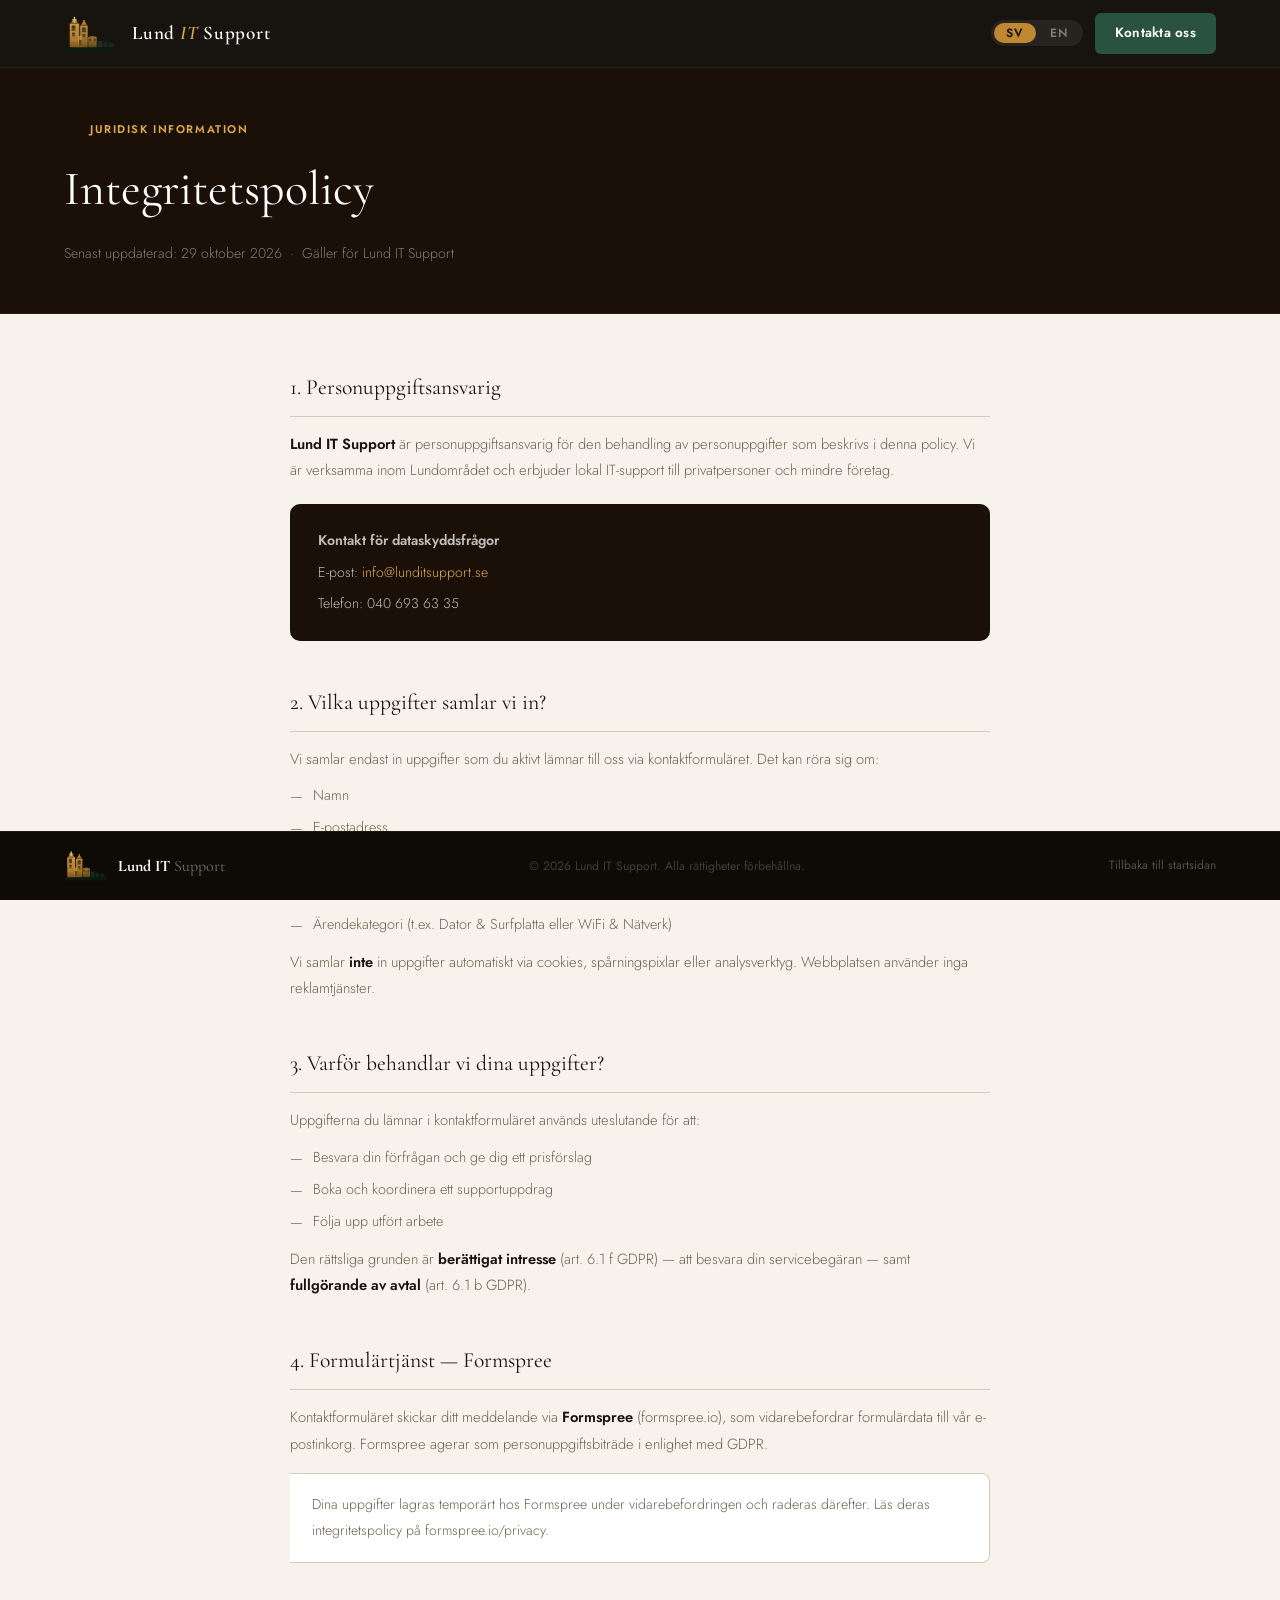
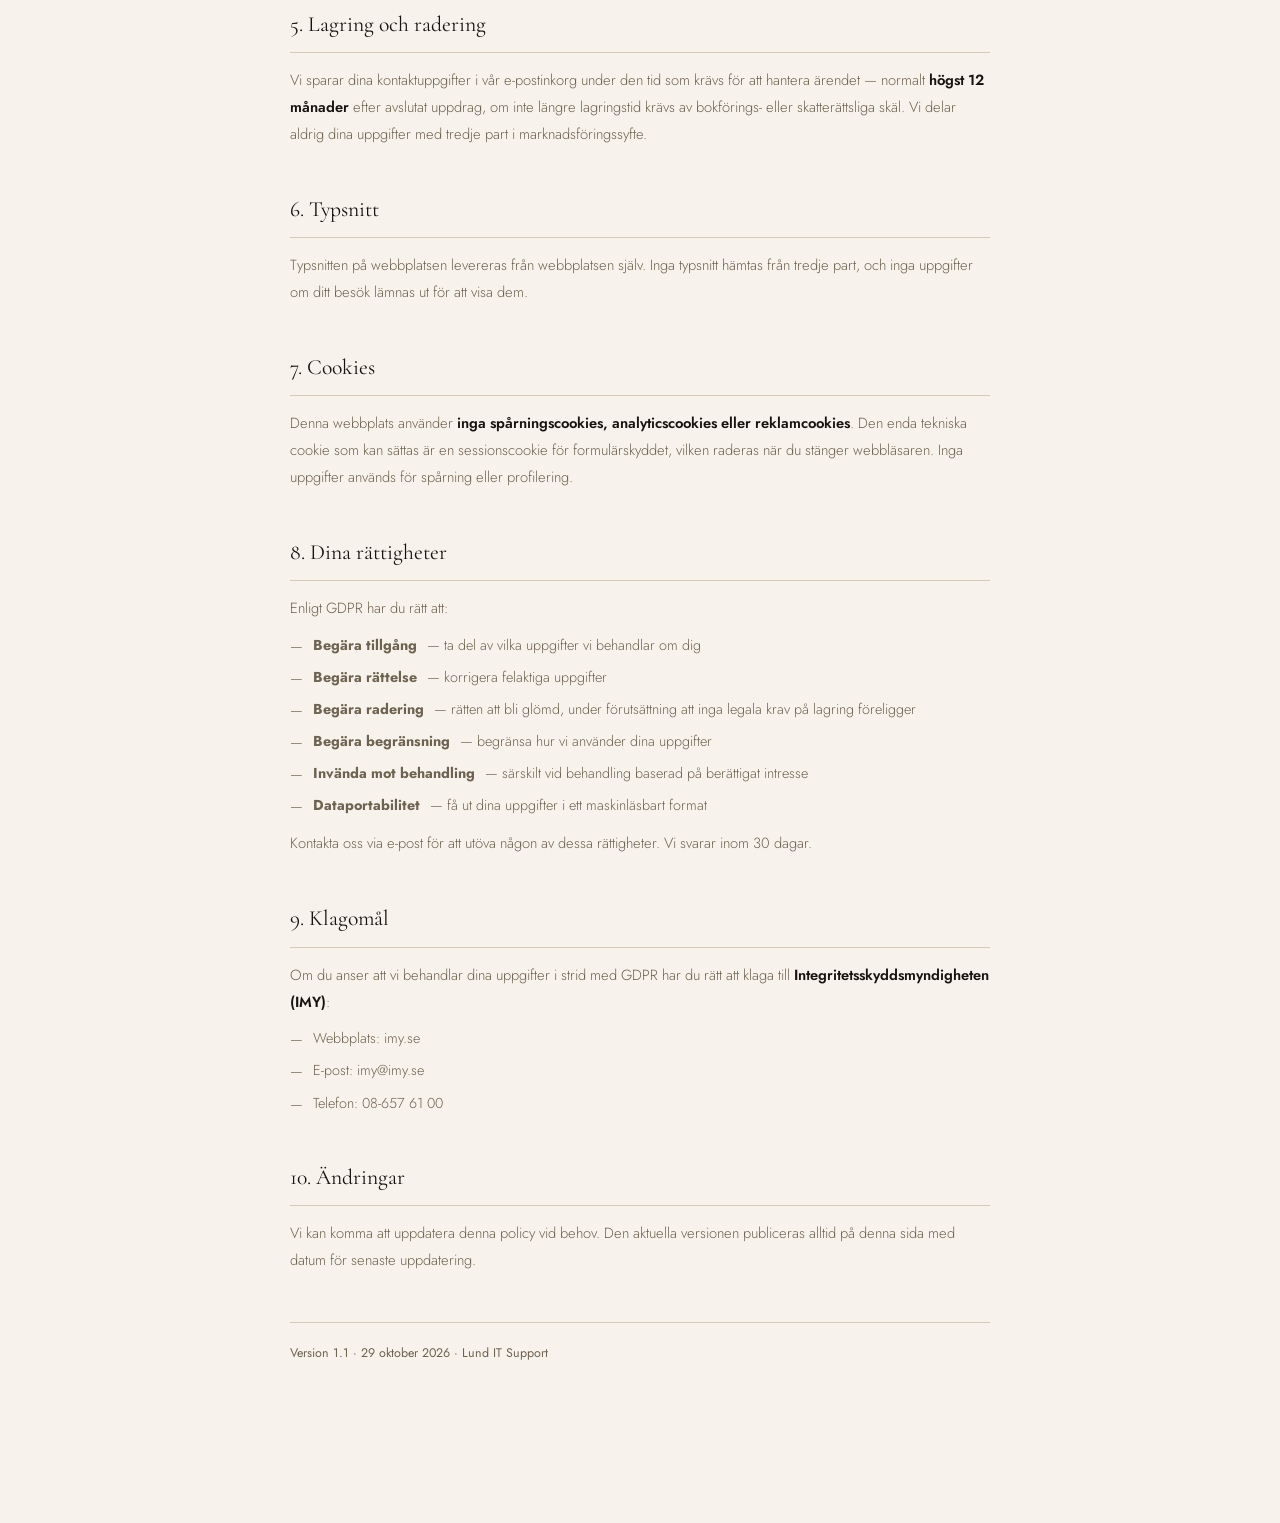
<file: privacy.html>
<!DOCTYPE html>
<html lang="sv" id="html-root">
<head>
<meta charset="UTF-8">
<link rel="icon" type="image/svg+xml" href="[data-uri]">
<meta name="viewport" content="width=device-width, initial-scale=1.0">
<title>Integritetspolicy — Lund IT Support</title>
<meta http-equiv="Content-Security-Policy" content="default-src 'self'; script-src 'self' 'unsafe-inline'; style-src 'self' 'unsafe-inline'; font-src 'self'; img-src 'self' data:; frame-ancestors 'none'; object-src 'none'; base-uri 'self';">
<meta http-equiv="X-Content-Type-Options" content="nosniff">
<meta http-equiv="X-Frame-Options" content="DENY">
<meta name="robots" content="noindex, nofollow">
<link rel="stylesheet" href="fonts/fonts.css">
<style>
  :root { --bg:#1a1008; --ink:#17130e; --ink-mid:#251e15; --forest:#2a5240; --forest-l:#3d7a5e; --gold:#c08832; --gold-l:#dda84e; --gold-light:#d4a855; --gold-ll:#f0cc88; --parchment:#f7f3ec; --text:#17130e; --muted:#6e6250; --border:#d6cbb8; --light:#faf6f0; --accent-l:#dda84e; }
  *, *::before, *::after { box-sizing:border-box; margin:0; padding:0; }
  html { scroll-behavior:smooth; }
  body { padding-top: 68px; padding-bottom: 72px; font-family: 'Jost', sans-serif; color: var(--text); background: var(--parchment); line-height: 1.65; overflow-x: hidden; }

  nav {
    position: fixed; top: 0; left: 0; right: 0; z-index: 100;
    background: #17130e; backdrop-filter: blur(16px);
    border-bottom: 1px solid rgba(192,136,50,0.12);
    padding: 0 5vw; display: flex; align-items: center; justify-content: space-between; height: 68px;
  }
  .nav-brand { display: flex; align-items: center; gap: 12px; text-decoration: none; }
  .nav-brand-icon { width: 56px; height: 36px; display: flex; align-items: center; justify-content: center; }
  .nav-brand-name { font-family:'Cormorant Garamond', Georgia, serif; color:white; font-size:1.1rem; font-weight:400; }
  .nav-brand-text {
    font-family: 'Cormorant Garamond', Georgia, serif;
    color: white; font-size: 1.2rem; font-weight: 600; letter-spacing: 0.04em;
  }
  .nav-brand-text span { color: var(--gold-l); font-style: italic; }
  .nav-actions { display: flex; align-items: center; gap: 12px; }
  .lang-toggle { display: flex; background: rgba(255,255,255,0.07); border-radius: 20px; padding: 3px; gap: 2px; }
    .lang-btn {
    background: none; border: none; cursor: pointer; color: rgba(255,255,255,0.4);
    font-family: 'Jost', sans-serif; font-size: 0.75rem; font-weight: 600;
    letter-spacing: 0.07em; padding: 4px 12px; border-radius: 16px; line-height: 1; transition: all 0.2s;
  }
  .lang-btn.active { background: var(--gold); color: var(--ink); }
  .nav-cta {
    background: var(--forest); color: white;
    font-family: 'Jost', sans-serif; font-weight: 600; font-size: 0.84rem;
    padding: 9px 20px; border-radius: 6px; text-decoration: none; border: none;
    cursor: pointer; transition: all 0.22s; white-space: nowrap;
    letter-spacing: 0.02em;
  }
  .nav-cta:hover { background: var(--forest-l); transform: translateY(-1px); }
  .nav-back { font-family:'Plus Jakarta Sans', sans-serif; color:rgba(255,255,255,0.55); font-size:0.82rem; text-decoration:none; border:1px solid rgba(255,255,255,0.15); padding:6px 14px; border-radius:5px; transition:all 0.2s; }
  .nav-back:hover { color:white; border-color:rgba(255,255,255,0.35); }

  .hero { background:var(--bg); padding:52px 5vw 48px; border-bottom:1px solid rgba(255,255,255,0.06); }
  .hero-tag { font-size:0.7rem; font-weight:600; letter-spacing:0.14em; color:var(--accent-l); text-transform:uppercase; margin-bottom:12px; display:flex; align-items:center; gap:8px; }
  .hero-tag::before { content:''; width:18px; height:1.5px; background:var(--accent); }
  .hero h1 { font-family:'Cormorant Garamond', Georgia, serif; font-size:clamp(2rem,4vw,3rem); color:white; font-weight:400; margin-bottom:12px; }
  .hero p { color:rgba(255,255,255,0.45); font-size:0.88rem; font-weight:300; }

  .page { max-width:780px; margin:0 auto; padding:56px clamp(16px, 5vw, 40px) 88px; }
  .section { margin-bottom:44px; }
  .section h2 { font-family:'Cormorant Garamond', Georgia, serif; font-size:1.35rem; color:var(--text); margin-bottom:14px; font-weight:400; padding-bottom:10px; border-bottom:1px solid var(--border); }
  .section p { font-size:0.92rem; color:var(--muted); line-height:1.82; margin-bottom:12px; font-weight:300; }
  .section p:last-child { margin-bottom:0; }
  .section p strong { color:var(--text); font-weight:600; }
  .section ul { list-style:none; display:flex; flex-direction:column; gap:8px; margin:12px 0; }
  .section ul li { display:flex; align-items:flex-start; gap:10px; font-size:0.9rem; color:var(--muted); line-height:1.6; font-weight:300; }
  .section ul li::before { content:'—'; color:var(--accent); flex-shrink:0; margin-top:1px; }
  .highlight { background:white; border:1px solid var(--border); border-left:3px solid var(--accent); border-radius:0 8px 8px 0; padding:18px 22px; margin:16px 0; }
  .highlight p { font-size:0.88rem; }
  .contact-box { background:var(--bg); border-radius:10px; padding:24px 28px; margin-top:20px; }
  .contact-box p { color: rgba(255,255,255,0.72) !important; font-size: 0.88rem; margin-bottom: 6px; }
  .contact-box p:last-child { margin-bottom:0; }
  .contact-box strong { color: rgba(255,255,255,0.72) !important; }
  .contact-box a { color:var(--accent-l); text-decoration:none; }
  .contact-box a:hover { text-decoration:underline; }
  .updated { font-size:0.78rem; color:var(--muted); margin-top:48px; padding-top:20px; border-top:1px solid var(--border); }

  footer { position: fixed; bottom: 0; left: 0; right: 0; z-index: 100;
    background: #0e0b07; padding: 18px 5vw;
    display: flex; align-items: center; justify-content: space-between; flex-wrap: wrap; gap: 16px;
    border-top: 1px solid rgba(192,136,50,0.1);
  }
  .footer-brand { display: flex; align-items: center; gap: 10px; text-decoration: none; }
  .footer-brand-text {
    font-family: 'Cormorant Garamond', Georgia, serif;
    color: rgba(255,255,255,0.42); font-size: 1rem; font-weight: 400;
  }
  .footer-brand-text b { color: white; }
  .footer-copy { color: rgba(255,255,255,0.2); font-size: 0.76rem; }
  footer a { color:rgba(255,255,255,0.4); text-decoration:none; font-size:0.75rem; }
  footer a:hover { color:rgba(255,255,255,0.7); }
</style>
</head>
<body>
<nav>
  <a href="index.html" class="nav-brand">
        <div class="nav-brand-icon">
      <svg width="56" height="36" viewBox="0 0 110 76" xmlns="http://www.w3.org/2000/svg" aria-label="Lund IT logotyp">
  <defs>
    <linearGradient id="lund_mark_g0" x1="0%" y1="0%" x2="0%" y2="100%">
      <stop offset="0%" stop-color="#e8a84a"/>
      <stop offset="70%" stop-color="#c08832"/>
      <stop offset="100%" stop-color="#8a5e1e"/>
    </linearGradient>
  </defs>
        <rect x="3" y="66" width="104" height="8" rx="0" fill="#0a1a10"/>
        <rect x="8" y="16" width="20" height="50" rx="1" fill="url(#lund_mark_g0)" opacity="0.88"/>
        <line x1="8" y1="30" x2="28" y2="30" stroke="#0a1a10" stroke-width="0.7" opacity="0.25"/>
        <line x1="8" y1="44" x2="28" y2="44" stroke="#0a1a10" stroke-width="0.7" opacity="0.25"/>
        <line x1="8" y1="56" x2="28" y2="56" stroke="#0a1a10" stroke-width="0.7" opacity="0.25"/>
        <rect x="12" y="22" width="8" height="9" rx="0" fill="#0a1a10" opacity="0.6"/>
        <ellipse cx="16" cy="22" rx="4" ry="2.5" fill="#0a1a10" opacity="0.6"/>
        <rect x="13" y="36" width="6" height="7" rx="0" fill="#0a1a10" opacity="0.5"/>
        <ellipse cx="16" cy="36" rx="3" ry="1.8" fill="#0a1a10" opacity="0.5"/>
        <polygon points="18,3 10,16 26,16" fill="url(#lund_mark_g0)" opacity="0.95"/>
        <line x1="18" y1="5"  x2="18" y2="13" stroke="#f0cc88" stroke-width="1.8" stroke-linecap="round"/>
        <line x1="14" y1="8"  x2="22" y2="8"  stroke="#f0cc88" stroke-width="1.8" stroke-linecap="round"/>
        <circle cx="18" cy="3" r="1.6" fill="#f0cc88"/>
        <rect x="30" y="20" width="16" height="46" rx="1" fill="url(#lund_mark_g0)" opacity="0.78"/>
        <line x1="30" y1="33" x2="46" y2="33" stroke="#0a1a10" stroke-width="0.6" opacity="0.22"/>
        <line x1="30" y1="47" x2="46" y2="47" stroke="#0a1a10" stroke-width="0.6" opacity="0.22"/>
        <rect x="34" y="26" width="8" height="8" rx="0" fill="#0a1a10" opacity="0.55"/>
        <ellipse cx="38" cy="26" rx="4" ry="2.2" fill="#0a1a10" opacity="0.55"/>
        <rect x="35" y="39" width="6" height="6" rx="0" fill="#0a1a10" opacity="0.45"/>
        <ellipse cx="38" cy="39" rx="3" ry="1.6" fill="#0a1a10" opacity="0.45"/>
        <polygon points="38,9 31,20 45,20" fill="url(#lund_mark_g0)" opacity="0.88"/>
        <circle cx="38" cy="9" r="1.3" fill="#f0cc88" opacity="0.85"/>
        <rect x="26" y="42" width="7" height="24" rx="0" fill="url(#lund_mark_g0)" opacity="0.65"/>
        <rect x="28" y="52" width="5" height="10" rx="0" fill="#0a1a10" opacity="0.5"/>
        <ellipse cx="30.5" cy="52" rx="2.5" ry="1.5" fill="#0a1a10" opacity="0.5"/>
        <rect x="47" y="46" width="18" height="20" rx="0" fill="url(#lund_mark_g0)" opacity="0.58"/>
        <ellipse cx="56" cy="46" rx="9" ry="4" fill="url(#lund_mark_g0)" opacity="0.58"/>
        <ellipse cx="51" cy="50" rx="2.5" ry="3.5" fill="#0a1a10" opacity="0.44"/>
        <ellipse cx="61" cy="50" rx="2.5" ry="3.5" fill="#0a1a10" opacity="0.44"/>
        <rect x="67" y="52" width="10" height="14" rx="1" fill="#2a5240" opacity="0.42"/>
        <rect x="79" y="55" width="8"  height="11" rx="1" fill="#2a5240" opacity="0.34"/>
        <rect x="89" y="57" width="12" height="9"  rx="1" fill="#2a5240" opacity="0.28"/>
</svg>
    </div>
    <span class="nav-brand-text">Lund <span>IT</span> Support</span>
  </a>
  <div class="nav-actions">
    <div class="lang-toggle">
      <button class="lang-btn active" onclick="setLang('sv')" id="btn-sv">SV</button>
      <button class="lang-btn" onclick="setLang('en')" id="btn-en">EN</button>
    </div>
    <a href="index.html#contact" class="nav-cta" data-sv="Kontakta oss" data-en="Contact us">Kontakta oss</a>
  </div>
</nav>

<div class="hero">
  <div class="hero-tag" data-sv="Juridisk information" data-en="Legal information">Juridisk information</div>
  <h1 data-sv="Integritetspolicy" data-en="Privacy Policy">Integritetspolicy</h1>
  <p data-sv="Senast uppdaterad: 29 oktober 2026 &nbsp;·&nbsp; Gäller för Lund IT Support" data-en="Last updated: 29 October 2026 &nbsp;·&nbsp; Applies to Lund IT Support">Senast uppdaterad: 29 oktober 2026 &nbsp;·&nbsp; Gäller för Lund IT Support</p>
</div>

<div class="page">

  <div class="section">
    <h2 data-sv="1. Personuppgiftsansvarig" data-en="1. Data Controller">1. Personuppgiftsansvarig</h2>
    <p data-sv="&lt;strong&gt;Lund IT Support&lt;/strong&gt; är personuppgiftsansvarig för den behandling av personuppgifter som beskrivs i denna policy. Vi är verksamma inom Lundområdet och erbjuder lokal IT-support till privatpersoner och mindre företag." data-en="&lt;strong&gt;Lund IT Support&lt;/strong&gt; is the data controller for the processing of personal data described in this policy. We operate within the Lundområdet_EN and provide local IT support to individuals and small businesses."><strong>Lund IT Support</strong> är personuppgiftsansvarig för den behandling av personuppgifter som beskrivs i denna policy. Vi är verksamma inom Lundområdet och erbjuder lokal IT-support till privatpersoner och mindre företag.</p>
    <div class="contact-box">
      <p><strong data-sv="Kontakt för dataskyddsfrågor" data-en="Data protection contact">Kontakt för dataskyddsfrågor</strong></p>
      <p data-sv="E-post: &lt;a href='mailto:info@lunditsupport.se'&gt;info@lunditsupport.se&lt;/a&gt;" data-en="Email: &lt;a href='mailto:info@lunditsupport.se'&gt;info@lunditsupport.se&lt;/a&gt;">E-post: <a href="mailto:info@lunditsupport.se">info@lunditsupport.se</a></p>
      <p data-sv="Telefon: 040 693 63 35" data-en="Phone: 040 693 63 35">Telefon: 040 693 63 35</p>
    </div>
  </div>

  <div class="section">
    <h2 data-sv="2. Vilka uppgifter samlar vi in?" data-en="2. What data do we collect?">2. Vilka uppgifter samlar vi in?</h2>
    <p data-sv="Vi samlar endast in uppgifter som du aktivt lämnar till oss via kontaktformuläret. Det kan röra sig om:" data-en="We only collect data you actively provide through the contact form. This may include:">Vi samlar endast in uppgifter som du aktivt lämnar till oss via kontaktformuläret. Det kan röra sig om:</p>
    <ul>
      <li data-sv="Namn" data-en="Name">Namn</li>
      <li data-sv="E-postadress" data-en="Email address">E-postadress</li>
      <li data-sv="Telefonnummer (frivilligt)" data-en="Phone number (optional)">Telefonnummer (frivilligt)</li>
      <li data-sv="Beskrivning av ditt IT-problem eller din förfrågan" data-en="Description of your IT issue or request">Beskrivning av ditt IT-problem eller din förfrågan</li>
      <li data-sv="Ärendekategori (t.ex. Dator &amp; Surfplatta eller WiFi &amp; Nätverk)" data-en="Issue category (e.g. Computer &amp; Tablet or WiFi &amp; Network)">Ärendekategori (t.ex. Dator &amp; Surfplatta eller WiFi &amp; Nätverk)</li>
    </ul>
    <p data-sv="Vi samlar &lt;strong&gt;inte&lt;/strong&gt; in uppgifter automatiskt via cookies, spårningspixlar eller analysverktyg. Webbplatsen använder inga reklamtjänster." data-en="We do &lt;strong&gt;not&lt;/strong&gt; automatically collect data via cookies, tracking pixels or analytics tools. The website uses no advertising services.">Vi samlar <strong>inte</strong> in uppgifter automatiskt via cookies, spårningspixlar eller analysverktyg. Webbplatsen använder inga reklamtjänster.</p>
  </div>

  <div class="section">
    <h2 data-sv="3. Varför behandlar vi dina uppgifter?" data-en="3. Why do we process your data?">3. Varför behandlar vi dina uppgifter?</h2>
    <p data-sv="Uppgifterna du lämnar i kontaktformuläret används uteslutande för att:" data-en="The data you provide is used solely to:">Uppgifterna du lämnar i kontaktformuläret används uteslutande för att:</p>
    <ul>
      <li data-sv="Besvara din förfrågan och ge dig ett prisförslag" data-en="Respond to your enquiry and provide a quote">Besvara din förfrågan och ge dig ett prisförslag</li>
      <li data-sv="Boka och koordinera ett supportuppdrag" data-en="Book and coordinate a support visit">Boka och koordinera ett supportuppdrag</li>
      <li data-sv="Följa upp utfört arbete" data-en="Follow up after completed work">Följa upp utfört arbete</li>
    </ul>
    <p data-sv="Den rättsliga grunden är &lt;strong&gt;berättigat intresse&lt;/strong&gt; (art. 6.1 f GDPR) — att besvara din servicebegäran — samt &lt;strong&gt;fullgörande av avtal&lt;/strong&gt; (art. 6.1 b GDPR)." data-en="The legal basis is &lt;strong&gt;legitimate interest&lt;/strong&gt; (Art. 6.1 f GDPR) — responding to your service request — and &lt;strong&gt;performance of a contract&lt;/strong&gt; (Art. 6.1 b GDPR).">Den rättsliga grunden är <strong>berättigat intresse</strong> (art. 6.1 f GDPR) — att besvara din servicebegäran — samt <strong>fullgörande av avtal</strong> (art. 6.1 b GDPR).</p>
  </div>

  <div class="section">
    <h2 data-sv="4. Formulärtjänst — Formspree" data-en="4. Form service — Formspree">4. Formulärtjänst — Formspree</h2>
    <p data-sv="Kontaktformuläret skickar ditt meddelande via &lt;strong&gt;Formspree&lt;/strong&gt; (formspree.io), som vidarebefordrar formulärdata till vår e-postinkorg. Formspree agerar som personuppgiftsbiträde i enlighet med GDPR." data-en="The contact form sends your message via &lt;strong&gt;Formspree&lt;/strong&gt; (formspree.io), which forwards form data to our email inbox. Formspree acts as a data processor in accordance with GDPR.">Kontaktformuläret skickar ditt meddelande via <strong>Formspree</strong> (formspree.io), som vidarebefordrar formulärdata till vår e-postinkorg. Formspree agerar som personuppgiftsbiträde i enlighet med GDPR.</p>
    <div class="highlight">
      <p data-sv="Dina uppgifter lagras temporärt hos Formspree under vidarebefordringen och raderas därefter. Läs deras integritetspolicy på formspree.io/privacy." data-en="Your data is stored temporarily with Formspree during forwarding and then deleted. Read their privacy policy at formspree.io/privacy.">Dina uppgifter lagras temporärt hos Formspree under vidarebefordringen och raderas därefter. Läs deras integritetspolicy på formspree.io/privacy.</p>
    </div>
  </div>

  <div class="section">
    <h2 data-sv="5. Lagring och radering" data-en="5. Retention and deletion">5. Lagring och radering</h2>
    <p data-sv="Vi sparar dina kontaktuppgifter i vår e-postinkorg under den tid som krävs för att hantera ärendet — normalt &lt;strong&gt;högst 12 månader&lt;/strong&gt; efter avslutat uppdrag, om inte längre lagringstid krävs av bokförings- eller skatterättsliga skäl. Vi delar aldrig dina uppgifter med tredje part i marknadsföringssyfte." data-en="We retain your contact details for as long as needed to manage the case — normally &lt;strong&gt;no more than 12 months&lt;/strong&gt; after the completed job, unless a longer period is required by accounting or tax law. We never share your data with third parties for marketing.">Vi sparar dina kontaktuppgifter i vår e-postinkorg under den tid som krävs för att hantera ärendet — normalt <strong>högst 12 månader</strong> efter avslutat uppdrag, om inte längre lagringstid krävs av bokförings- eller skatterättsliga skäl. Vi delar aldrig dina uppgifter med tredje part i marknadsföringssyfte.</p>
  </div>

  <div class="section">
    <h2 data-sv="6. Typsnitt" data-en="6. Fonts">6. Typsnitt</h2>
    <p data-sv="Typsnitten på webbplatsen levereras från webbplatsen själv. Inga typsnitt hämtas från tredje part, och inga uppgifter om ditt besök lämnas ut för att visa dem." data-en="The fonts on this website are served by the website itself. No fonts are fetched from a third party, and nothing about your visit is passed on to display them.">Typsnitten på webbplatsen levereras från webbplatsen själv. Inga typsnitt hämtas från tredje part, och inga uppgifter om ditt besök lämnas ut för att visa dem.</p>
  </div>

  <div class="section">
    <h2 data-sv="7. Cookies" data-en="7. Cookies">7. Cookies</h2>
    <p data-sv="Denna webbplats använder &lt;strong&gt;inga spårningscookies, analyticscookies eller reklamcookies&lt;/strong&gt;. Den enda tekniska cookie som kan sättas är en sessionscookie för formulärskyddet, vilken raderas när du stänger webbläsaren. Inga uppgifter används för spårning eller profilering." data-en="This website uses &lt;strong&gt;no tracking cookies, analytics cookies or advertising cookies&lt;/strong&gt;. The only technical cookie that may be set is a session cookie for form protection, which is deleted when you close your browser. No data is used for tracking or profiling.">Denna webbplats använder <strong>inga spårningscookies, analyticscookies eller reklamcookies</strong>. Den enda tekniska cookie som kan sättas är en sessionscookie för formulärskyddet, vilken raderas när du stänger webbläsaren. Inga uppgifter används för spårning eller profilering.</p>
  </div>

  <div class="section">
    <h2 data-sv="8. Dina rättigheter" data-en="8. Your rights">8. Dina rättigheter</h2>
    <p data-sv="Enligt GDPR har du rätt att:" data-en="Under GDPR you have the right to:">Enligt GDPR har du rätt att:</p>
    <ul>
      <li data-sv="&lt;strong&gt;Begära tillgång&lt;/strong&gt; — ta del av vilka uppgifter vi behandlar om dig" data-en="&lt;strong&gt;Request access&lt;/strong&gt; — obtain information about what data we hold about you"><strong style="white-space:nowrap">Begära tillgång</strong> — ta del av vilka uppgifter vi behandlar om dig</li>
      <li data-sv="&lt;strong&gt;Begära rättelse&lt;/strong&gt; — korrigera felaktiga uppgifter" data-en="&lt;strong&gt;Request rectification&lt;/strong&gt; — correct inaccurate data"><strong style="white-space:nowrap">Begära rättelse</strong> — korrigera felaktiga uppgifter</li>
      <li data-sv="&lt;strong&gt;Begära radering&lt;/strong&gt; — rätten att bli glömd, under förutsättning att inga legala krav på lagring föreligger" data-en="&lt;strong&gt;Request erasure&lt;/strong&gt; — the right to be forgotten, where no legal retention requirements apply"><strong style="white-space:nowrap">Begära radering</strong> — rätten att bli glömd, under förutsättning att inga legala krav på lagring föreligger</li>
      <li data-sv="&lt;strong&gt;Begära begränsning&lt;/strong&gt; — begränsa hur vi använder dina uppgifter" data-en="&lt;strong&gt;Request restriction&lt;/strong&gt; — limit how we use your data"><strong style="white-space:nowrap">Begära begränsning</strong> — begränsa hur vi använder dina uppgifter</li>
      <li data-sv="&lt;strong&gt;Invända mot behandling&lt;/strong&gt; — särskilt vid behandling baserad på berättigat intresse" data-en="&lt;strong&gt;Object to processing&lt;/strong&gt; — particularly where based on legitimate interest"><strong style="white-space:nowrap">Invända mot behandling</strong> — särskilt vid behandling baserad på berättigat intresse</li>
      <li data-sv="&lt;strong&gt;Dataportabilitet&lt;/strong&gt; — få ut dina uppgifter i ett maskinläsbart format" data-en="&lt;strong&gt;Data portability&lt;/strong&gt; — receive your data in a machine-readable format"><strong style="white-space:nowrap">Dataportabilitet</strong> — få ut dina uppgifter i ett maskinläsbart format</li>
    </ul>
    <p data-sv="Kontakta oss via e-post för att utöva någon av dessa rättigheter. Vi svarar inom 30 dagar." data-en="Contact us by email to exercise any of these rights. We will respond within 30 days.">Kontakta oss via e-post för att utöva någon av dessa rättigheter. Vi svarar inom 30 dagar.</p>
  </div>

  <div class="section">
    <h2 data-sv="9. Klagomål" data-en="9. Complaints">9. Klagomål</h2>
    <p data-sv="Om du anser att vi behandlar dina uppgifter i strid med GDPR har du rätt att klaga till &lt;strong&gt;Integritetsskyddsmyndigheten (IMY)&lt;/strong&gt;:" data-en="If you believe we are processing your data in breach of GDPR you have the right to complain to the &lt;strong&gt;Swedish Authority for Privacy Protection (IMY)&lt;/strong&gt;:">Om du anser att vi behandlar dina uppgifter i strid med GDPR har du rätt att klaga till <strong>Integritetsskyddsmyndigheten (IMY)</strong>:</p>
    <ul>
      <li data-sv="Webbplats: imy.se" data-en="Website: imy.se">Webbplats: imy.se</li>
      <li data-sv="E-post: imy@imy.se" data-en="Email: imy@imy.se">E-post: imy@imy.se</li>
      <li data-sv="Telefon: 08-657 61 00" data-en="Phone: 08-657 61 00">Telefon: 08-657 61 00</li>
    </ul>
  </div>

  <div class="section">
    <h2 data-sv="10. Ändringar" data-en="10. Changes">10. Ändringar</h2>
    <p data-sv="Vi kan komma att uppdatera denna policy vid behov. Den aktuella versionen publiceras alltid på denna sida med datum för senaste uppdatering." data-en="We may update this policy as needed. The current version is always published on this page with the date of the latest update.">Vi kan komma att uppdatera denna policy vid behov. Den aktuella versionen publiceras alltid på denna sida med datum för senaste uppdatering.</p>
  </div>

  <p class="updated" data-sv="Version 1.1 · 29 oktober 2026 · Lund IT Support" data-en="Version 1.1 · 29 October 2026 · Lund IT Support">Version 1.1 · 29 oktober 2026 · Lund IT Support</p>

</div>

<footer>
  <div class="footer-brand">
        <svg width="44" height="32" viewBox="0 0 110 76" xmlns="http://www.w3.org/2000/svg" aria-label="Lund IT logotyp">
  <defs>
    <linearGradient id="lund_mark_g0" x1="0%" y1="0%" x2="0%" y2="100%">
      <stop offset="0%" stop-color="#e8a84a"/>
      <stop offset="70%" stop-color="#c08832"/>
      <stop offset="100%" stop-color="#8a5e1e"/>
    </linearGradient>
  </defs>
        <rect x="3" y="66" width="104" height="8" rx="0" fill="#0a1a10"/>
        <rect x="8" y="16" width="20" height="50" rx="1" fill="url(#lund_mark_g0)" opacity="0.88"/>
        <line x1="8" y1="30" x2="28" y2="30" stroke="#0a1a10" stroke-width="0.7" opacity="0.25"/>
        <line x1="8" y1="44" x2="28" y2="44" stroke="#0a1a10" stroke-width="0.7" opacity="0.25"/>
        <line x1="8" y1="56" x2="28" y2="56" stroke="#0a1a10" stroke-width="0.7" opacity="0.25"/>
        <rect x="12" y="22" width="8" height="9" rx="0" fill="#0a1a10" opacity="0.6"/>
        <ellipse cx="16" cy="22" rx="4" ry="2.5" fill="#0a1a10" opacity="0.6"/>
        <rect x="13" y="36" width="6" height="7" rx="0" fill="#0a1a10" opacity="0.5"/>
        <ellipse cx="16" cy="36" rx="3" ry="1.8" fill="#0a1a10" opacity="0.5"/>
        <polygon points="18,3 10,16 26,16" fill="url(#lund_mark_g0)" opacity="0.95"/>
        <line x1="18" y1="5"  x2="18" y2="13" stroke="#f0cc88" stroke-width="1.8" stroke-linecap="round"/>
        <line x1="14" y1="8"  x2="22" y2="8"  stroke="#f0cc88" stroke-width="1.8" stroke-linecap="round"/>
        <circle cx="18" cy="3" r="1.6" fill="#f0cc88"/>
        <rect x="30" y="20" width="16" height="46" rx="1" fill="url(#lund_mark_g0)" opacity="0.78"/>
        <line x1="30" y1="33" x2="46" y2="33" stroke="#0a1a10" stroke-width="0.6" opacity="0.22"/>
        <line x1="30" y1="47" x2="46" y2="47" stroke="#0a1a10" stroke-width="0.6" opacity="0.22"/>
        <rect x="34" y="26" width="8" height="8" rx="0" fill="#0a1a10" opacity="0.55"/>
        <ellipse cx="38" cy="26" rx="4" ry="2.2" fill="#0a1a10" opacity="0.55"/>
        <rect x="35" y="39" width="6" height="6" rx="0" fill="#0a1a10" opacity="0.45"/>
        <ellipse cx="38" cy="39" rx="3" ry="1.6" fill="#0a1a10" opacity="0.45"/>
        <polygon points="38,9 31,20 45,20" fill="url(#lund_mark_g0)" opacity="0.88"/>
        <circle cx="38" cy="9" r="1.3" fill="#f0cc88" opacity="0.85"/>
        <rect x="26" y="42" width="7" height="24" rx="0" fill="url(#lund_mark_g0)" opacity="0.65"/>
        <rect x="28" y="52" width="5" height="10" rx="0" fill="#0a1a10" opacity="0.5"/>
        <ellipse cx="30.5" cy="52" rx="2.5" ry="1.5" fill="#0a1a10" opacity="0.5"/>
        <rect x="47" y="46" width="18" height="20" rx="0" fill="url(#lund_mark_g0)" opacity="0.58"/>
        <ellipse cx="56" cy="46" rx="9" ry="4" fill="url(#lund_mark_g0)" opacity="0.58"/>
        <ellipse cx="51" cy="50" rx="2.5" ry="3.5" fill="#0a1a10" opacity="0.44"/>
        <ellipse cx="61" cy="50" rx="2.5" ry="3.5" fill="#0a1a10" opacity="0.44"/>
        <rect x="67" y="52" width="10" height="14" rx="1" fill="#2a5240" opacity="0.42"/>
        <rect x="79" y="55" width="8"  height="11" rx="1" fill="#2a5240" opacity="0.34"/>
        <rect x="89" y="57" width="12" height="9"  rx="1" fill="#2a5240" opacity="0.28"/>
</svg>
    <span class="footer-brand-text"><b>Lund IT</b> Support</span>
  </div>
  <div class="footer-copy" data-sv="© 2026 Lund IT Support. Alla rättigheter förbehållna." data-en="© 2026 Lund IT Support. All rights reserved.">© 2026 Lund IT Support. Alla rättigheter förbehållna.</div>
  <a href="index.html" style="color:rgba(255,255,255,0.28);font-size:0.75rem;text-decoration:none;" data-sv="Tillbaka till startsidan" data-en="Back to home">Tillbaka till startsidan</a>
</footer>

<script>
  var currentLang = 'sv';
  try { currentLang = localStorage.getItem('lang') || 'sv'; } catch(e) {}

  function setLang(lang) {
    currentLang = lang;
    document.documentElement.lang = lang;
    var els = document.querySelectorAll('[data-sv][data-en]');
    for (var i = 0; i < els.length; i++) {
      var el  = els[i];
      var val = el.getAttribute('data-' + lang);
      if (!val) continue;
      if (el.tagName === 'INPUT' || el.tagName === 'TEXTAREA') {
        el.placeholder = val;
      } else {
        el.innerHTML = val;
      }
    }
    var bsv = document.getElementById('btn-sv');
    var ben = document.getElementById('btn-en');
    if (bsv) { bsv.classList.toggle('active', lang === 'sv'); }
    if (ben) { ben.classList.toggle('active', lang === 'en'); }
    try { localStorage.setItem('lang', lang); } catch(e) {}
  }

  if (document.readyState === 'loading') {
    document.addEventListener('DOMContentLoaded', function() { setLang(currentLang); });
  } else {
    setLang(currentLang);
  }
</script>
</body>
</html>
</file>
<file: fonts/fonts.css>
@font-face {
  font-family: 'Cormorant Garamond';
  font-style: normal;
  font-weight: 300 700;
  font-display: swap;
  src: url('cormorant-garamond-var.woff2') format('woff2');
}

@font-face {
  font-family: 'Cormorant Garamond';
  font-style: italic;
  font-weight: 300 700;
  font-display: swap;
  src: url('cormorant-garamond-italic-var.woff2') format('woff2');
}

@font-face {
  font-family: 'Jost';
  font-style: normal;
  font-weight: 100 900;
  font-display: swap;
  src: url('jost-var.woff2') format('woff2');
}

@font-face {
  font-family: 'Plus Jakarta Sans';
  font-style: normal;
  font-weight: 200 800;
  font-display: swap;
  src: url('plus-jakarta-sans-var.woff2') format('woff2');
}
</file>
